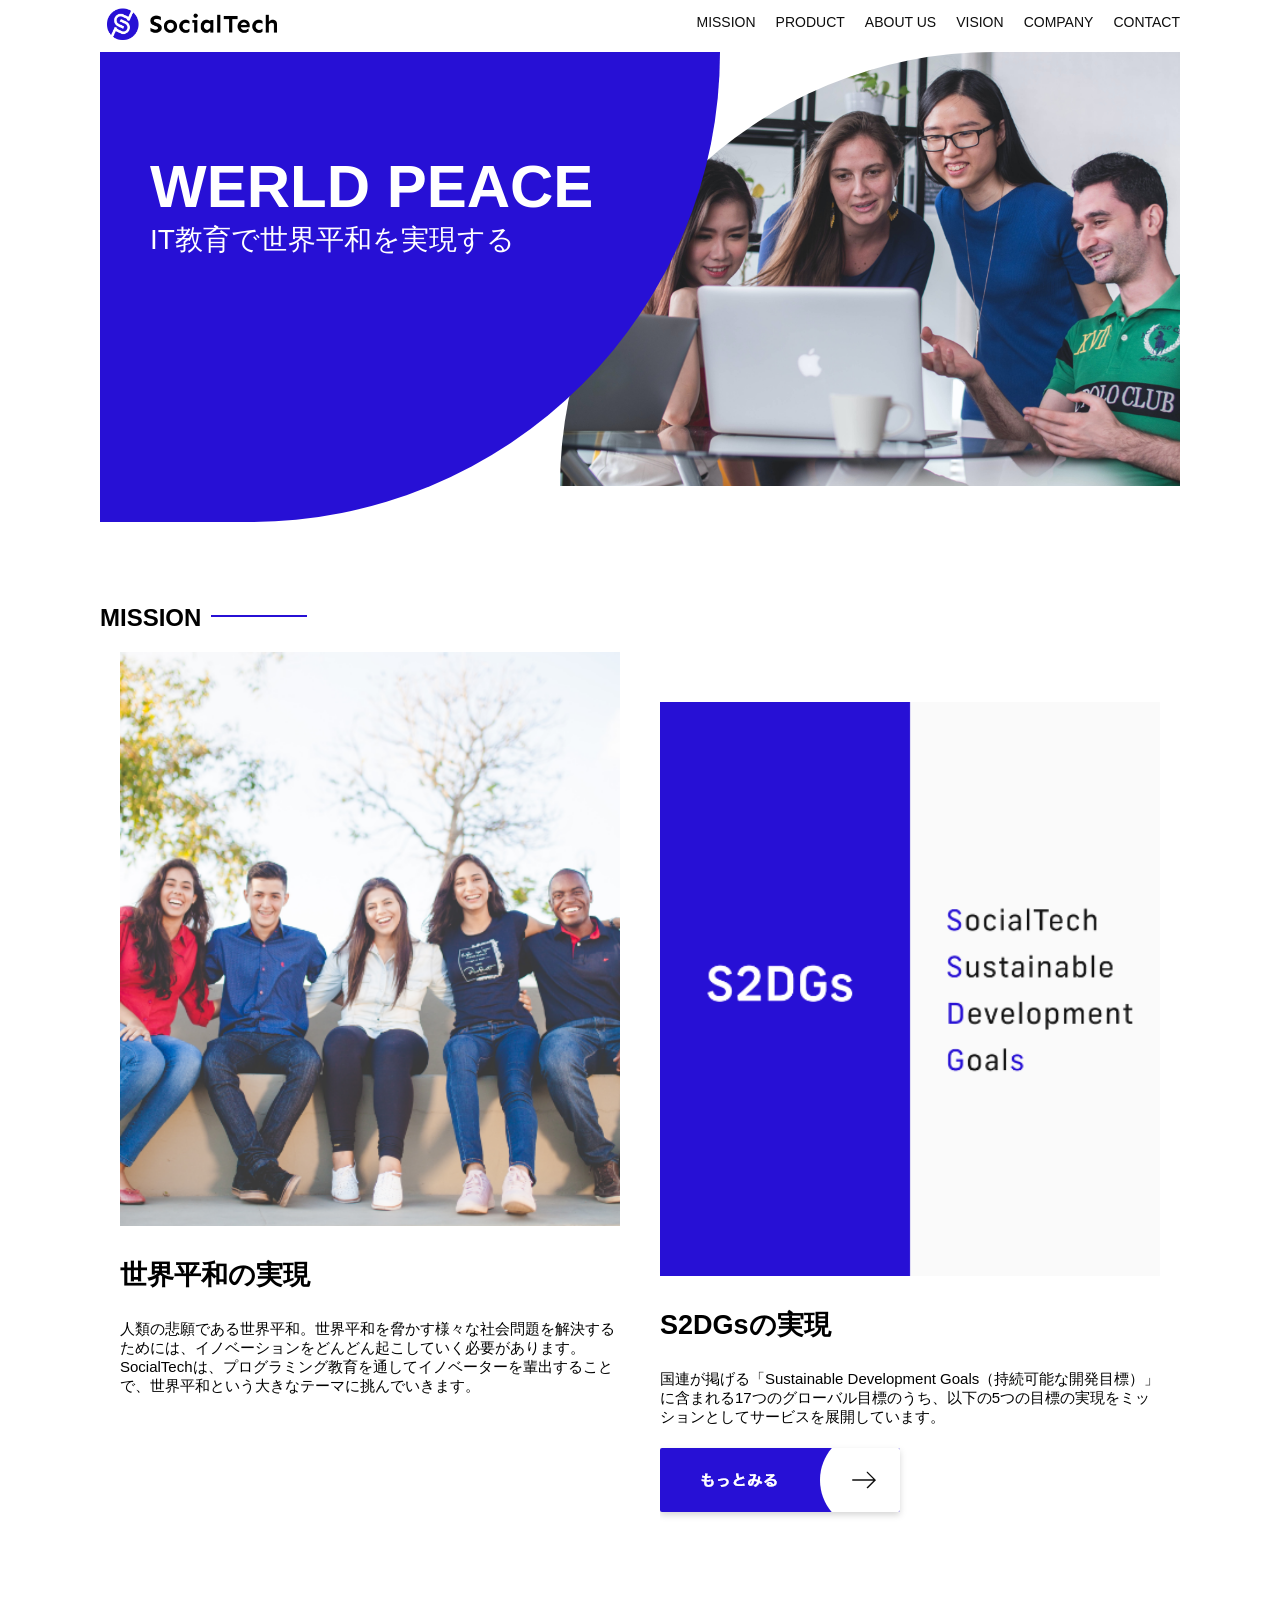
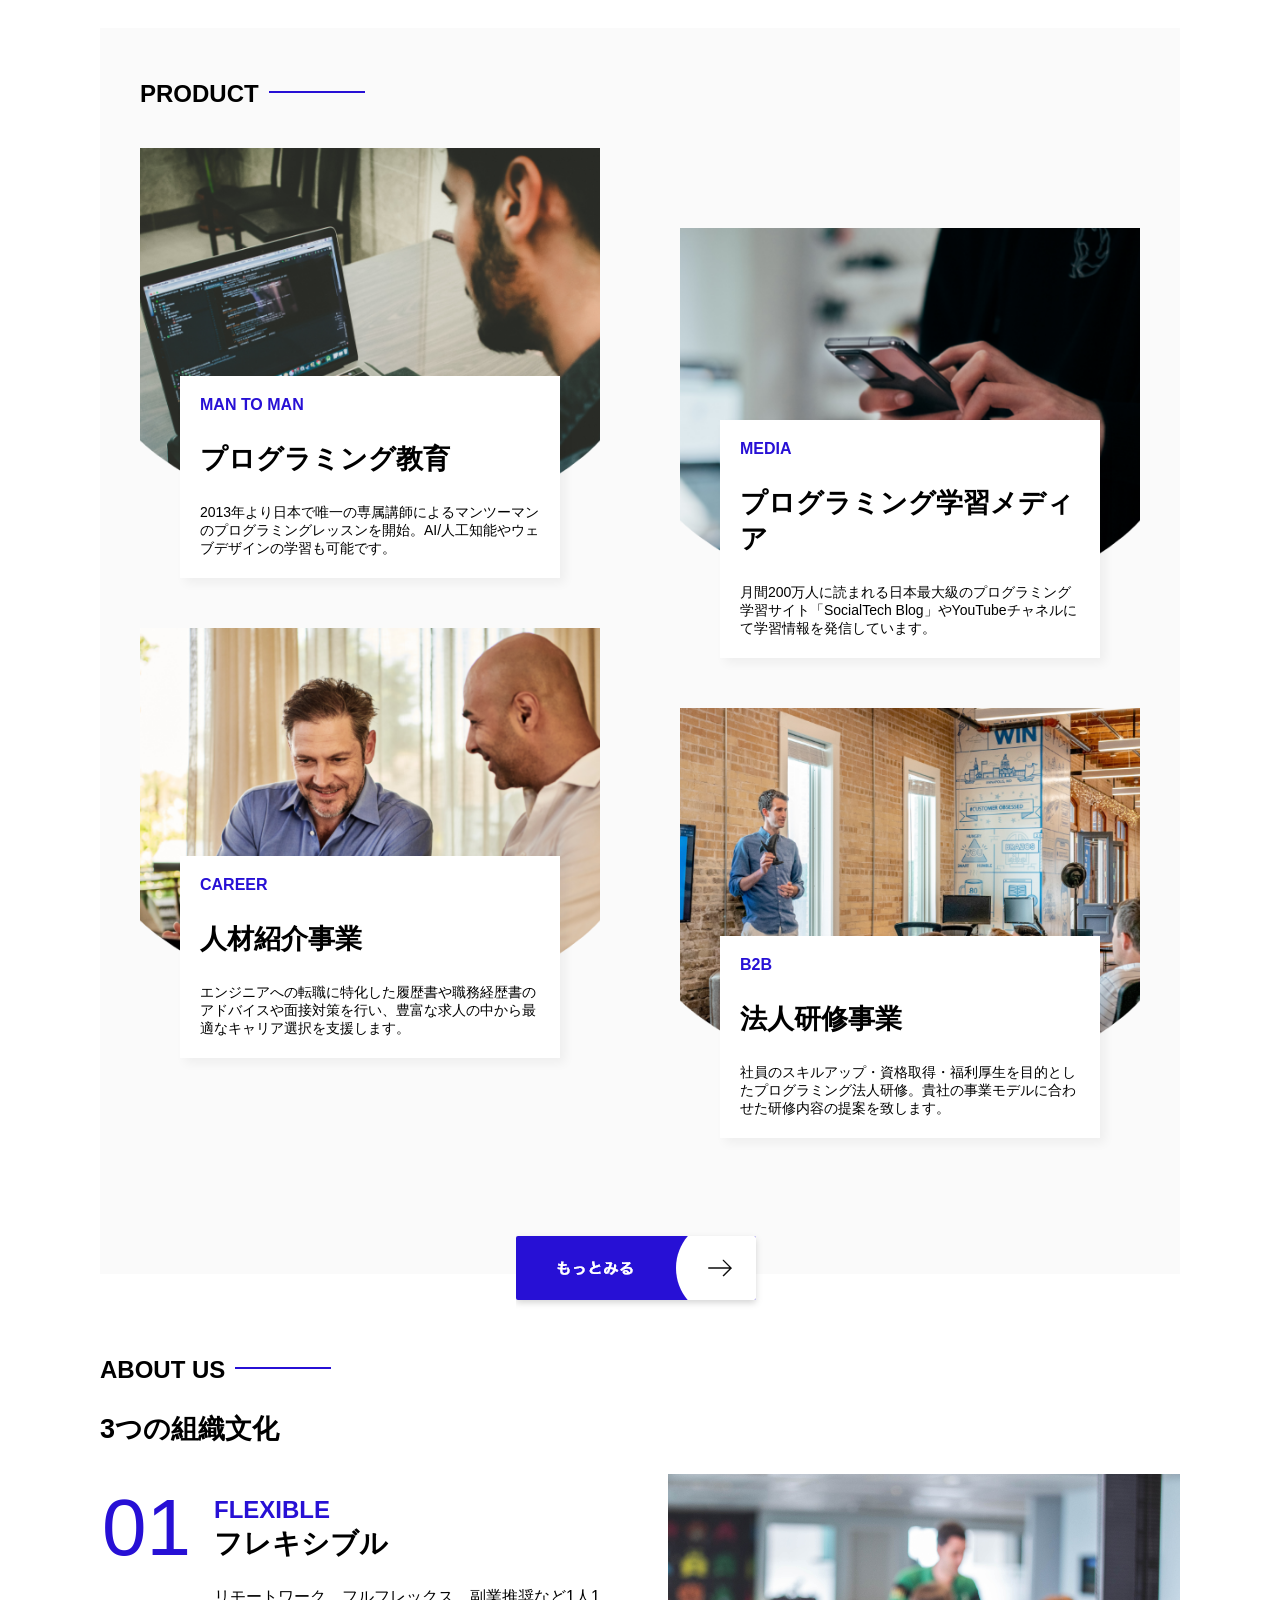
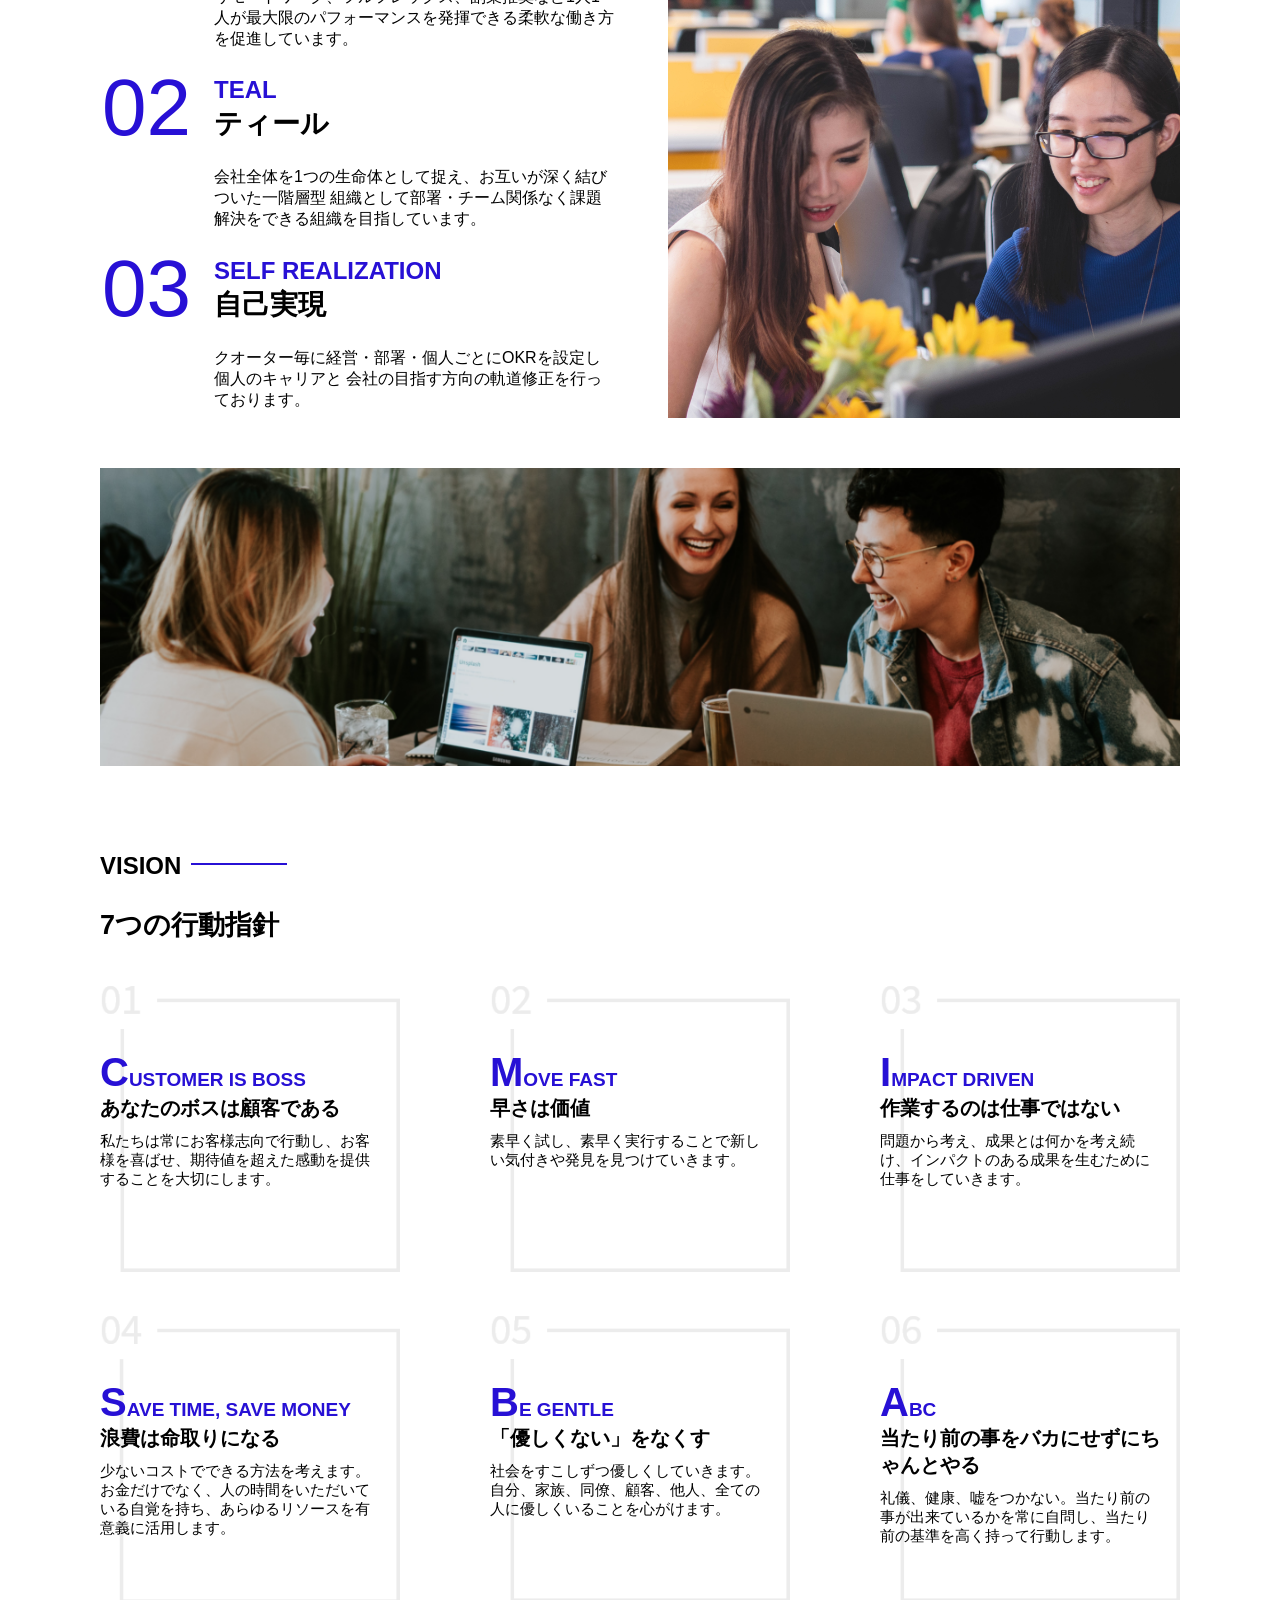
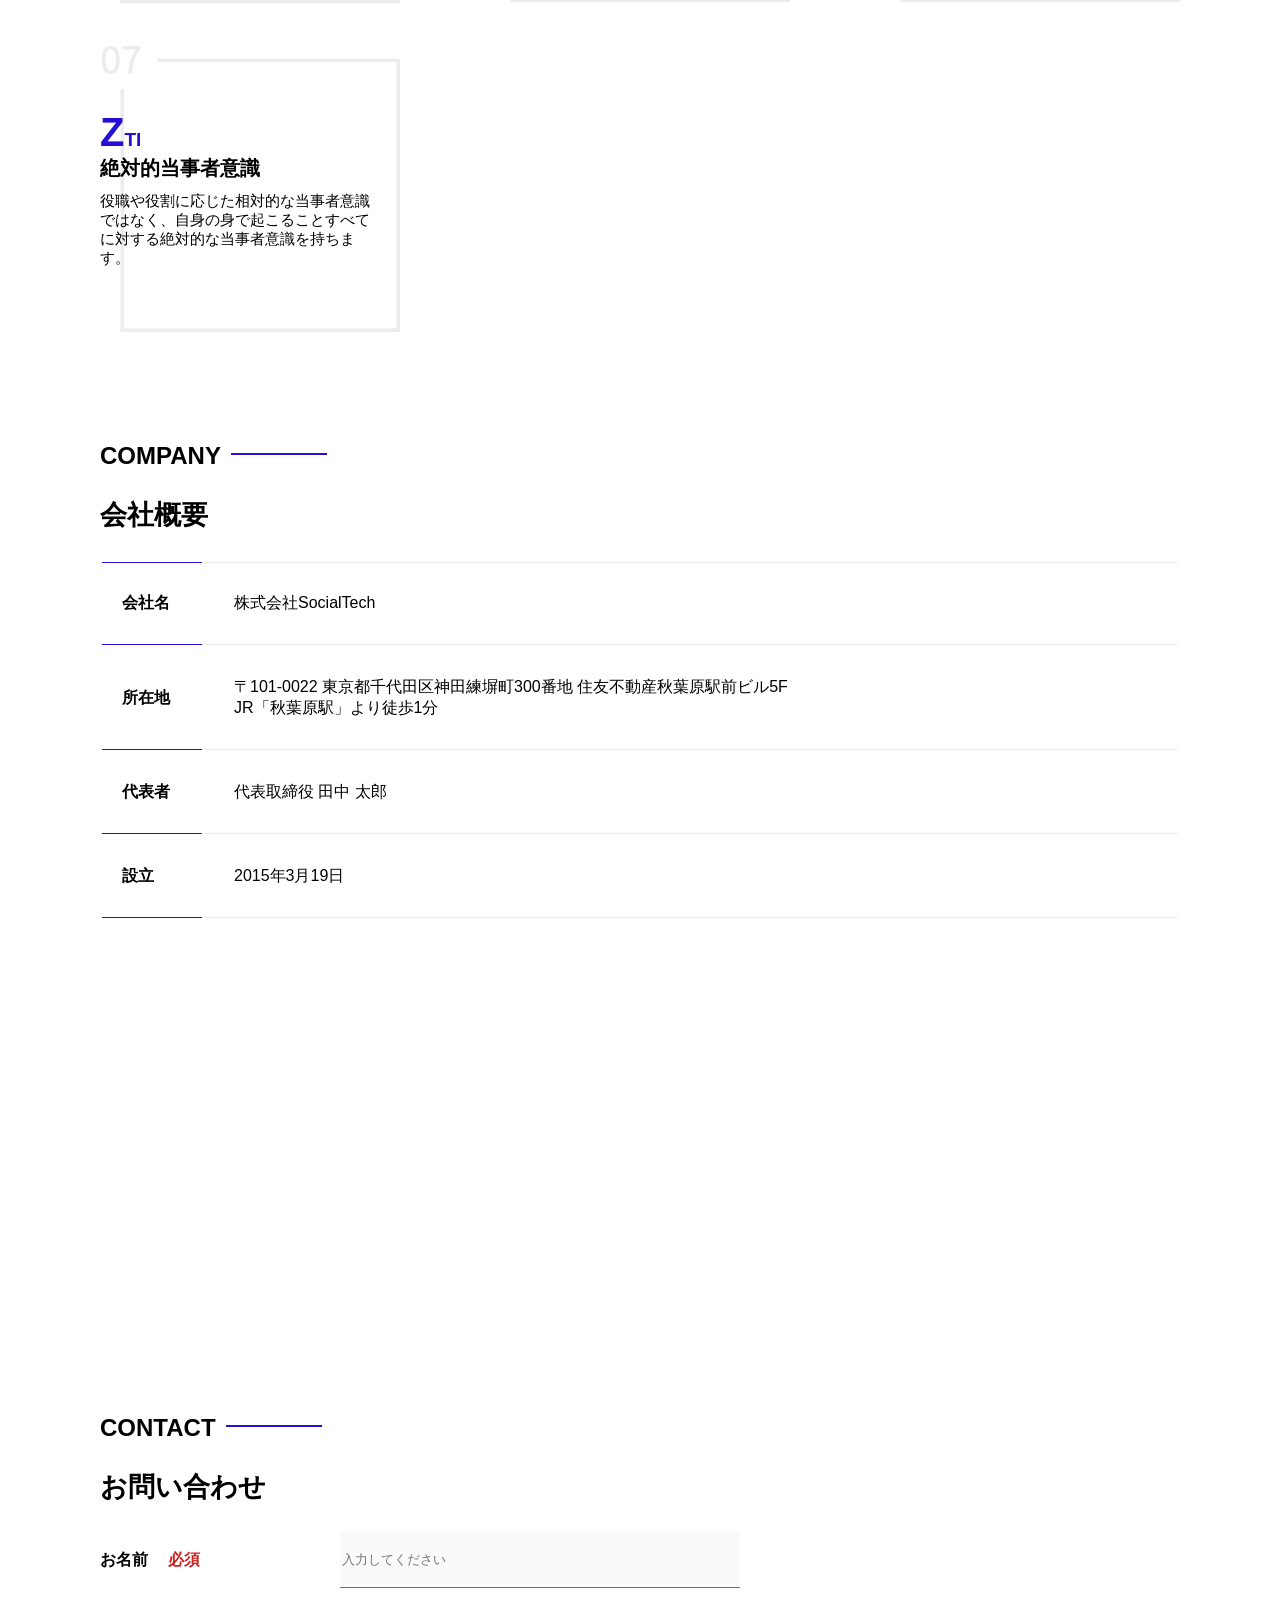
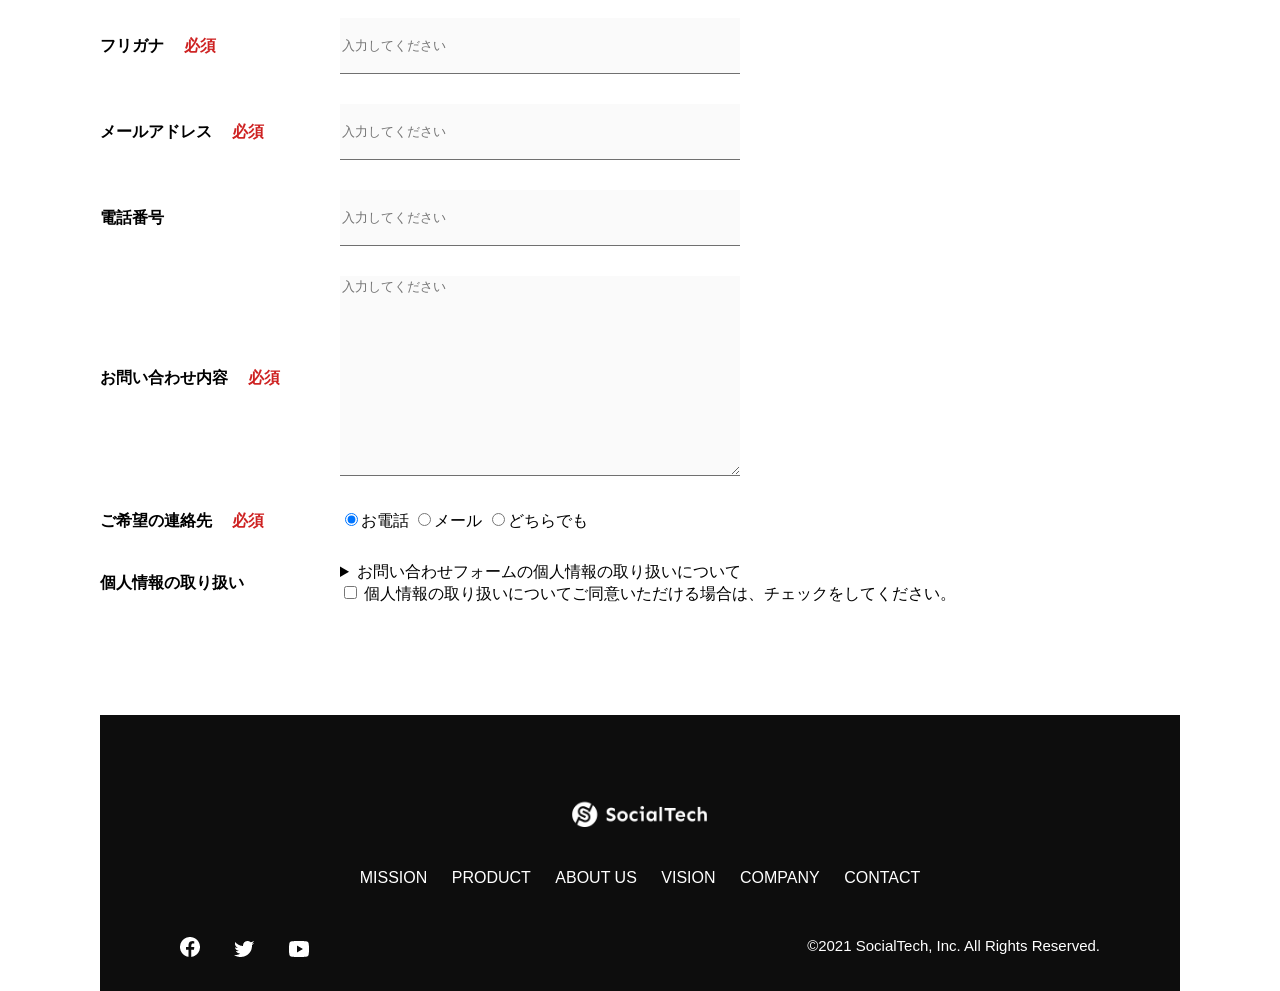
<file: kadai_tutorial_output/socialtech/index.html>
<!DOCTYPE html>
<html>
    <head>
        <title>SocialTech</title>
        <meta charset="UTF-8">
        <meta name="description" content="SocialTechはEdTech業界のリーディングカンパニーを目指します。">
        <meta name="viewport" content="width=device-width, initial-scale=1.0">
        <link rel="stylesheet" href="style.css">
    </head>
    <body>
        <header>
            <a href="index.html" id="logo">
                <img src="images/logo.png" alt="トップページに戻る">
            </a>
            <!-- PC用ナビゲーション -->
            <nav id="nav-pc">
                <ul>
                    <li><a href="mission.html">MISSION</a></li>
                    <li><a href="product.html">PRODUCT</a></li>
                    <li><a href="index.html#aboutus">ABOUT US</a></li>
                    <li><a href="index.html#vision">VISION</a></li>
                    <li><a href="index.html#company">COMPANY</a></li>
                    <li><a href="index.html#contact">CONTACT</a></li>
                </ul>
            </nav>
            <!-- スマホ用メニューボタン -->
            <button id="menu-sp" onclick="document.getElementById('nav-sp').style.display = 'block'">
                <img src="images/button-menu.png" alt="ナビゲーションを開く">
            </button>
            <!-- スマホ用ナビゲーション -->
            <div id="nav-sp">
                <button id="close" onclick="document.getElementById('nav-sp').style.display = 'none'">
                    <img src="images/button-close.png" alt="ナビゲーションを閉じる">
                </button>
    
                <nav>
                    <ul>
                        <li>
                            <a id="logo-sp" href="index.html" onclick="document.getElementById('nav-sp').style.display = 'none'"><img src="images/logo-sp.png" alt="トップページに戻る"></a>
                        </li>
                        <li><a class="menu" href="mission.html" onclick="document.getElementById('nav-sp').style.display = 'none'">MISSION</a></li>
                        <li><a class="menu" href="product.html" onclick="document.getElementById('nav-sp').style.display = 'none'">PRODUCT</a></li>
                        <li><a class="menu" href="index.html#aboutus" onclick="document.getElementById('nav-sp').style.display = 'none'">ABOUT US</a></li>
                        <li><a class="menu" href="index.html#vision" onclick="document.getElementById('nav-sp').style.display = 'none'">VISION</a></li>
                        <li><a class="menu" href="index.html#company" onclick="document.getElementById('nav-sp').style.display = 'none'">COMPANY</a></li>
                        <li><a class="menu" href="index.html#contact" onclick="document.getElementById('nav-sp').style.display = 'none'">CONTACT</a></li>
                    </ul>
                </nav>
                <div id="sns">
                    <a href="https://www.facebook.com/sejuku2013">
                        <img src="images/button-facebook.png" alt="Facebookのリンク">
                    </a>
                    <a href="https://twitter.com/samuraijuku">
                        <img src="images/button-twitter.png" alt="Twitterのリンク">
                    </a>
                    <a href="https://www.youtube.com/channel/UCCFOQO5aDK0xXam4cUQXT8g">
                        <img src="images/button-youtube.png" alt="YouTubeのリンク">
                    </a>
                </div>
            </div>
        </header>
        <main>
            <article>
                <!-- メインビジュアル -->
                <section id="main-visual">
                    <div id="main-message">
                        <h1>WERLD PEACE</h1>
                        <p>IT教育で世界平和を実現する</p>
                    </div>
                    <img src="images/index/index-main.png" alt="PCの周りに集まる多国籍の仲間たち">
                </section>
                <!-- ミッション -->
                <section id="mission">
                    <h2 class="index-h2">MISSION</h2>
                    <div id="mission-flex">
                        <div>
                            <img id="mission-photo" src="images/index/index-mission.png" alt="屋外のベンチで写真を撮影する多国籍の仲間たち">
                            <h3>世界平和の実現</h3>
                            <p>人類の悲願である世界平和。世界平和を脅かす様々な社会問題を解決するためには、イノベーションをどんどん起こしていく必要があります。SocialTechは、プログラミング教育を通してイノベーターを輩出することで、世界平和という大きなテーマに挑んでいきます。</p>
                        </div>
                        <div>
                            <img id="s2dgs" src="images/index/s2dgs.png" alt="S2DGs">
                            <h3>S2DGsの実現</h3>
                            <p>国連が掲げる「Sustainable Development Goals（持続可能な開発目標）」に含まれる17つのグローバル目標のうち、以下の5つの目標の実現をミッションとしてサービスを展開しています。</p>
                            <a href="mission.html">
                                <img src="images/button-more.png" alt="もっとみる">
                            </a>
                        </div>
                    </div>
                </section>
                <!-- プロダクト -->
                <section id="product">
                    <h2 class="index-h2">PRODUCT</h2>
                    <div class="product-flex">
                        <div id="product-left">
                            <div>
                                <img class="product-photo" src="images/index/index-mantoman.png" alt="PCでコードを書く男性">
                                <div class="product-explain">
                                    <span>MAN TO MAN</span>
                                    <h3>プログラミング教育</h3>
                                    <p>2013年より日本で唯一の専属講師によるマンツーマンのプログラミングレッスンを開始。AI/人工知能やウェブデザインの学習も可能です。</p>
                                </div>
                            </div>
                            <div>
                                <img class="product-photo" src="images/index/index-career.png" alt="笑顔で話し合う2人の男性">
                                <div class="product-explain">
                                    <span>CAREER</span>
                                    <h3>人材紹介事業</h3>
                                    <p>エンジニアへの転職に特化した履歴書や職務経歴書のアドバイスや面接対策を行い、豊富な求人の中から最適なキャリア選択を支援します。</p>
                                </div>
                            </div>
                        </div>
                        <div id="product-right">
                            <div>
                                <img class="product-photo" src="images/index/index-media.png" alt="スマートフォンを操作する人">
                                <div class="product-explain">
                                    <span>MEDIA</span>
                                    <h3>プログラミング学習メディア</h3>
                                    <p>月間200万人に読まれる日本最大級のプログラミング学習サイト「SocialTech Blog」やYouTubeチャネルにて学習情報を発信しています。</p>
                                </div>
                            </div>
                            <div>
                                <img class="product-photo" src="images/index/index-b2b.png" alt="講演中の男性とそれを聴く人々">
                                <div class="product-explain">
                                    <span>B2B</span>
                                    <h3>法人研修事業</h3>
                                    <p>社員のスキルアップ・資格取得・福利厚生を目的としたプログラミング法人研修。貴社の事業モデルに合わせた研修内容の提案を致します。</p>
                                </div>
                            </div>
                        </div>
                    </div>
                    <div id="product-more">
                        <a href="product.html">
                            <img src="images/button-more.png" alt="もっとみる">
                        </a>
                    </div>
                </section>
                <!-- ABOUT US -->
                <section id="aboutus">
                    <h2 class="index-h2">ABOUT US</h2>
                    <h3>3つの組織文化</h3>
                    <div>
                        <table class="culture-table">
                            <tr>
                                <td class="culture-num">01</td>
                                <th><span class="culture-en">FLEXIBLE</span><br>フレキシブル</th>
                            </tr>
                            <tr>
                                <td>
                                    <!-- 空白のセル -->
                                </td>
                                <td class="culture-description">リモートワーク、フルフレックス、副業推奨など1人1人が最大限のパフォーマンスを発揮できる柔軟な働き方を促進しています。</td>
                            </tr>
                            <tr>
                                <td class="culture-num">02</td>
                                <th><span class="culture-en">TEAL</span><br>ティール</th>
                            </tr>
                            <tr>
                                <td>
                                <!--空のセル-->
                                </td>
                                <td class="culture-description">会社全体を1つの生命体として捉え、お互いが深く結びついた一階層型 組織として部署・チーム関係なく課題解決をできる組織を目指しています。</td>
                            </tr>
                            <tr>
                                <td class="culture-num">03</td>
                                <th><span class="culture-en">SELF REALIZATION</span><br>自己実現</th>
                            </tr>
                            <tr>
                                <td>
                                <!--空のセル-->
                                </td>
                                <td class="culture-description">クオーター毎に経営・部署・個人ごとにOKRを設定し個人のキャリアと 会社の目指す方向の軌道修正を行っております。</td>
                            </tr>
                        </table>
                        <img class="culture-img" src="images/index/index-aboutus1.png" alt="笑顔で話し合う2人の女性">
                    </div>
                    <img class="culture-img2" src="images/index/index-aboutus2.png" alt="笑顔で話し合う3人の男女">
                </section>
                <!-- VISION -->
                <section id="vision">
                    <h2 class="index-h2">VISION</h2>
                    <h3>7つの行動指針</h3>
                    <div>
                        <div class="vision-box">
                            <img src="images/index/vision-01.png" alt="01">
                            <div>
                                <h4>CUSTOMER IS BOSS</h4>
                                <h5>あなたのボスは顧客である</h5>
                                <p>私たちは常にお客様志向で行動し、お客様を喜ばせ、期待値を超えた感動を提供することを大切にします。</p>
                            </div>
                        </div>
                        <div class="vision-box">
                            <img src="images/index/vision-02.png" alt="02">
                            <div>
                                <h4>MOVE FAST</h4>
                                <h5>早さは価値</h5>
                                <p>素早く試し、素早く実行することで新しい気付きや発見を見つけていきます。</p>
                            </div>
                        </div>
                        <div class="vision-box">
                            <img src="images/index/vision-03.png" alt="03">
                            <div>
                                <h4>IMPACT DRIVEN</h4>
                                <h5>作業するのは仕事ではない</h5>
                                <p>問題から考え、成果とは何かを考え続け、インパクトのある成果を生むために仕事をしていきます。</p>
                            </div>
                        </div>
                        <div class="vision-box">
                            <img src="images/index//vision-04.png" alt="04">
                            <div>
                                <h4>SAVE TIME, SAVE MONEY</h4>
                                <h5>浪費は命取りになる</h5>
                                <p>少ないコストでできる方法を考えます。お金だけでなく、人の時間をいただいている自覚を持ち、あらゆるリソースを有意義に活用します。</p>
                            </div>
                        </div>
                        <div class="vision-box">
                            <img src="images/index/vision-05.png" alt="05">
                            <div>
                                <h4>BE GENTLE</h4>
                                <h5>「優しくない」をなくす</h5>
                                <p>社会をすこしずつ優しくしていきます。自分、家族、同僚、顧客、他人、全ての人に優しくいることを心がけます。</p>
                            </div>
                        </div>
                        <div class="vision-box">
                            <img src="images/index/vision-06.png" alt="06">
                            <div>
                                <h4>ABC</h4>
                                <h5>当たり前の事をバカにせずにちゃんとやる</h5>
                                <p>礼儀、健康、嘘をつかない。当たり前の事が出来ているかを常に自問し、当たり前の基準を高く持って行動します。</p>
                            </div>
                        </div>
                        <div class="vision-box">
                            <img src="images/index/vision-07.png" alt="07">
                            <div>
                                <h4>ZTI</h4>
                                <h5>絶対的当事者意識</h5>
                                <p>役職や役割に応じた相対的な当事者意識ではなく、自身の身で起こることすべてに対する絶対的な当事者意識を持ちます。</p>
                            </div>
                        </div>
                    </div>
                </section>
                <!-- COMPANY -->
                <section id="company">
                    <h2 class="index-h2">COMPANY</h2>
                    <h3>会社概要</h3>
                    <table id="company-table">
                        <tr>
                            <th class="tableheader tableheader-first">会社名</th>
                            <td class="cell cell-first">株式会社SocialTech</td>
                        </tr>
                        <tr>
                            <th class="tableheader">所在地</th>
                            <td class="cell">〒101-0022 東京都千代田区神田練塀町300番地 住友不動産秋葉原駅前ビル5F<br>JR「秋葉原駅」より徒歩1分</td>
                        </tr>
                        <tr>
                            <th class="tableheader">代表者</th>
                            <td class="cell">代表取締役 田中 太郎</td>
                        </tr>
                        <tr>
                            <th class="tableheader">設立</th>
                            <td class="cell">2015年3月19日</td>
                        </tr>
                    </table>
                    <iframe
                    src="https://www.google.com/maps/embed?pb=!1m18!1m12!1m3!1d3240.0688551336807!2d139.7720776771055!3d35.69992317258124!2m3!1f0!2f0!3f0!3m2!1i1024!2i768!4f13.1!3m3!1m2!1s0x60188fee13660e23%3A0x77137876edf742ac!2z5L2P5Y-L5LiN5YuV55Sj56eL6JGJ5Y6f6aeF5YmN44OT44Or!5e0!3m2!1sja!2sjp!4v1704858013291!5m2!1sja!2sjp"
                    style="border: 0" allowfullscreen="" loading="lazy">
                    </iframe>
                </section>
                <!-- お問い合わせフォーム -->
                <section id="contact">
                    <h2 class="index-h2">CONTACT</h2>
                    <h3>お問い合わせ</h3>
                    <form>
                        <div>
                            <div class="contact-heading">
                                <label class="contact-label">お名前<span class="contact-span">必須</span></label>
                            </div>
                            <div>
                                <input type="text" name="name" placeholder="入力してください" class="contact-textbox">
                            </div>
                        </div>
                        <div>
                            <div class="contact-heading">
                                <label class="contact-label">フリガナ<span class="contact-span">必須</span></label>
                            </div>
                            <div>
                                <input type="text" name="hurigana" placeholder="入力してください" class="contact-textbox">
                            </div>
                        </div>
                        <div>
                            <div class="contact-heading">
                                <label class="contact-label">メールアドレス<span class="contact-span">必須</span></label>
                            </div>
                            <div>
                                <input type="text" name="email" placeholder="入力してください" class="contact-textbox">
                            </div>
                        </div>
                        <div>
                            <div class="contact-heading">
                                <label class="contact-label">電話番号</label>
                            </div>
                            <div>
                                <input type="text" name="tel" placeholder="入力してください" class="contact-textbox">
                            </div>
                        </div>
                        <div>
                            <div class="contact-heading">
                                <label class="contact-label">お問い合わせ内容<span class="contact-span">必須</span></label>
                            </div>
                            <div>
                                <textarea class="contact-textarea" placeholder="入力してください" name="message"></textarea>
                            </div>
                        </div>
                        <div>
                            <div class="contact-heading">
                                <label class="contact-label">ご希望の連絡先<span class="contact-span">必須</span></label>
                            </div>
                            <div>
                                <input class="radiobutton" type="radio" value="tel" name="contact" checked><label>お電話</label>
                                <input class="radiobutton" type="radio" value="mail" name="contact"><label>メール</label>
                                <input class="radiobutton" type="radio" value="both" name="contact"><label>どちらでも</label>
                            </div>
                        </div>
                        <div>
                            <div class="contact-heading">
                                <label class="contact-label">個人情報の取り扱い</label>
                            </div>
                            <div>
                                <details>
                                    <summary>お問い合わせフォームの個人情報の取り扱いについて</summary>
                                    <div>
                                        <dl>
                                            <dt>１．組織の名称又は氏名</dt>
                                            <dd>株式会社SocialTech</dd>
                                            <dt>２．個人情報保護管理者（若しくはその代理人）の氏名又は職名、所属及び連絡先</dt>
                                            <dd>
                                                <p>鈴木 一郎 コーポレート部</p>
                                                <p>メールアドレス：samurai@example.com</p>
                                                <p>TEL：03-1234-5678</p>
                                            </dd>
                                            <dt>３．個人情報の利用目的</dt>
                                            <dd>
                                                <ul>
                                                    <li>本サービス及び本サービスに関連する情報の提供又はそれらに関する連絡のため</li>
                                                    <li>ユーザーの本人確認のため</li>
                                                    <li>当社サービスのご案内のため</li>
                                                    <li>当社の商品等の広告または宣伝（電子メールによるものを含むものとします。）</li>
                                                </ul>
                                            </dd>
                                            <dt>４．個人情報の取り扱い業務の委託</dt>
                                            <dd>個人情報の取扱業務の全部または一部を外部に業務委託する場合があります。その際、弊社は、個人情報を適切に保護できる管理体制を敷き実行していることを条件として委託先を厳選したうえで、機密保持契約を委託先と締結し、お客様の個人情報を厳密に管理させます。</dd>
                                            <dt>５．個人情報の開示等の請求</dt>
                                            <dd>
                                                お客様は、弊社に対してご自身の個人情報の開示等（利用目的の通知、開示、内容の訂正・追加・削除、利用の停止または消去、第三者への提供の停止）に関して、当社問合わせ窓口に申し出ることができます。<br>
                                                その際、弊社はお客様ご本人を確認させていただいたうえで、合理的な期間内に対応いたします。<br>
                                                なお、個人情報に関する弊社問合わせ先は、次の通りです。
                                            </dd>
                                            <dd>
                                                <p>株式会社SocialTech　個人情報問合せ窓口</p>
                                                <p>〒150-0043　東京都千代田区神田練塀町300番地 住友不動産秋葉原駅前ビル5F</p>
                                                <p>メールアドレス：samurai@example.com　TEL：03-1234-5678</p>
                                            </dd>
            
                                            <dt>６．個人情報を提供されることの任意性について</dt>
                                            <dd>お客様がご自身の個人情報を弊社に提供されるか否かは、お客様のご判断によりますが、もしご提供されない場合には、適切なサービスが提供できない場合がありますので予めご了承ください。</dd>
                                        </dl>
                                    </div>
                                </details>
                                <input type="checkbox" name="agree">
                                <span>個人情報の取り扱いについてご同意いただける場合は、チェックをしてください。</span>
                            </div>
                        </div>
                    </form>
                </section>
            </article>
        </main>
        <footer>
            <div id="footer-logo">
                <img src="images/logo-sp.png" alt="SocialTech">
            </div>
            <div id="footer-link">
                <a href="mission.html">MISSION</a>
                <a href="product.html">PRODUCT</a>
                <a href="index.html#aboutus">ABOUT US</a>
                <a href="index.html#vision">VISION</a>
                <a href="index.html#company">COMPANY</a>
                <a href="index.html#contact">CONTACT</a>
            </div>
            <div id="sns-footer">
                <div class="sns-btns">
                    <a href="https://www.facebook.com/sejuku2013"><img src="images/button-facebook.png" alt="Facebookのリンク"></a>
                    <a href="https://twitter.com/samuraijuku"><img src="images/button-twitter.png" alt="Twitterのリンク"></a>
                    <a href="https://www.youtube.com/channel/UCCFOQO5aDK0xXam4cUQXT8g"><img src="images/button-youtube.png" alt="YouTubeのリンク"></a>
                </div>
                <p id="copyright">&copy;2021 SocialTech, Inc. All Rights Reserved.</p>
            </div>
        </footer>
    </body>
</html>
</file>
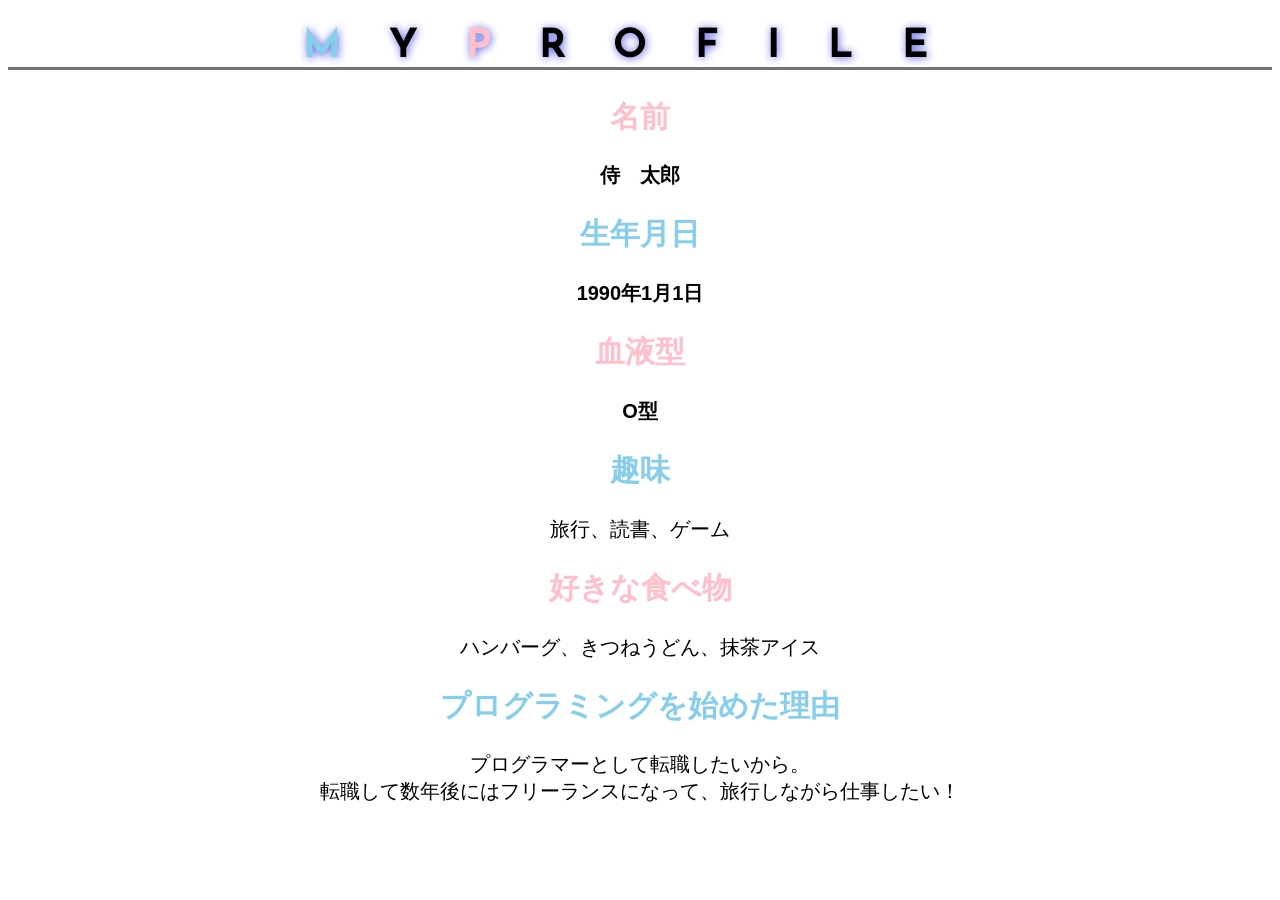
<file: kadai_014/kadai_014.html>
<!DOCTYPE html>
<html id="">
    <head>
        <title>14章の課題</title>
        <meta name="description" content="このページは14章の課題です。">
        <meta charset="utf-8">
        <link rel="stylesheet" href="style.css"><link rel="preconnect" href="https://fonts.googleapis.com">
        <link rel="preconnect" href="https://fonts.gstatic.com" crossorigin>
        <link href="https://fonts.googleapis.com/css2?family=Josefin+Sans:wght@100..700&display=swap" rel="stylesheet">

    </head>
    <body class="decoration">
        <h1><span class="skyblue">M</span>Y<span class="pink">P</span>ROFILE</h1>
        <div id="basic">
            <h2 class="pink">名前</h2>
                <p>侍　太郎</p>
            <h2 class="skyblue">生年月日</h2>
                <p>1990年1月1日</p>
            <h2 class="pink">血液型</h2>
                <p>O型</p>
        </div>
        <h2 class="skyblue">趣味</h2>
            <p>旅行、読書、ゲーム</p>
        <h2 class="pink">好きな食べ物</h2>
            <p>ハンバーグ、きつねうどん、抹茶アイス</p>
        <h2 class="skyblue">プログラミングを始めた理由</h2>
            <p>プログラマーとして転職したいから。
                <br>転職して数年後にはフリーランスになって、旅行しながら仕事したい！</p>

    </body>
</html>
</file>
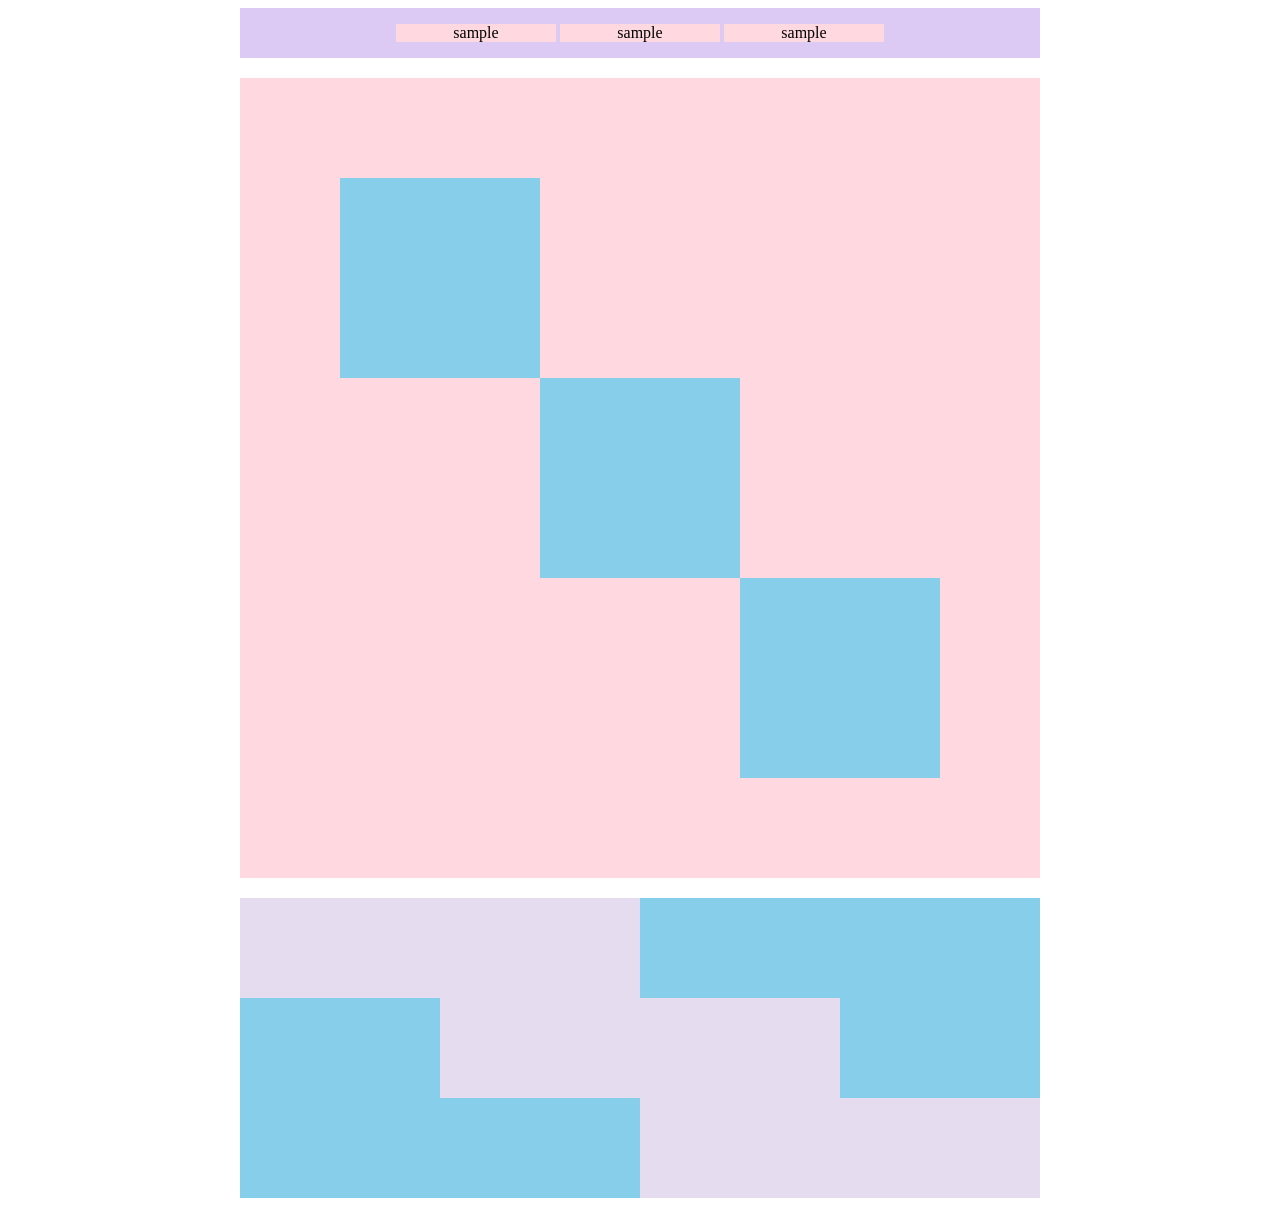
<file: kadai_018/kadai_018.html>
<!DOCTYPE html>
<html>
    <title>18章課題</title>
    <meta name="description" content="このページは18章の課題です。">
    <meta charset="utf-8">
    <link rel="stylesheet" href="style.css">
    <body>
        <div id="top">
            <p class="top-child">sample</p>
            <p class="top-child">sample</p>
            <p class="top-child">sample</p>
        </div>
        <div id="middle">
            <div id="middle-child01"></div>
            <div id="middle-child02"></div>
            <div id="middle-child03"></div>
        </div>
        <div id="bottom">
            <div id="bottom-child01"></div>
            <div id="bottom-child02"></div>
            <div id="bottom-child03"></div>
        </div>
    </body>
</html>
</file>
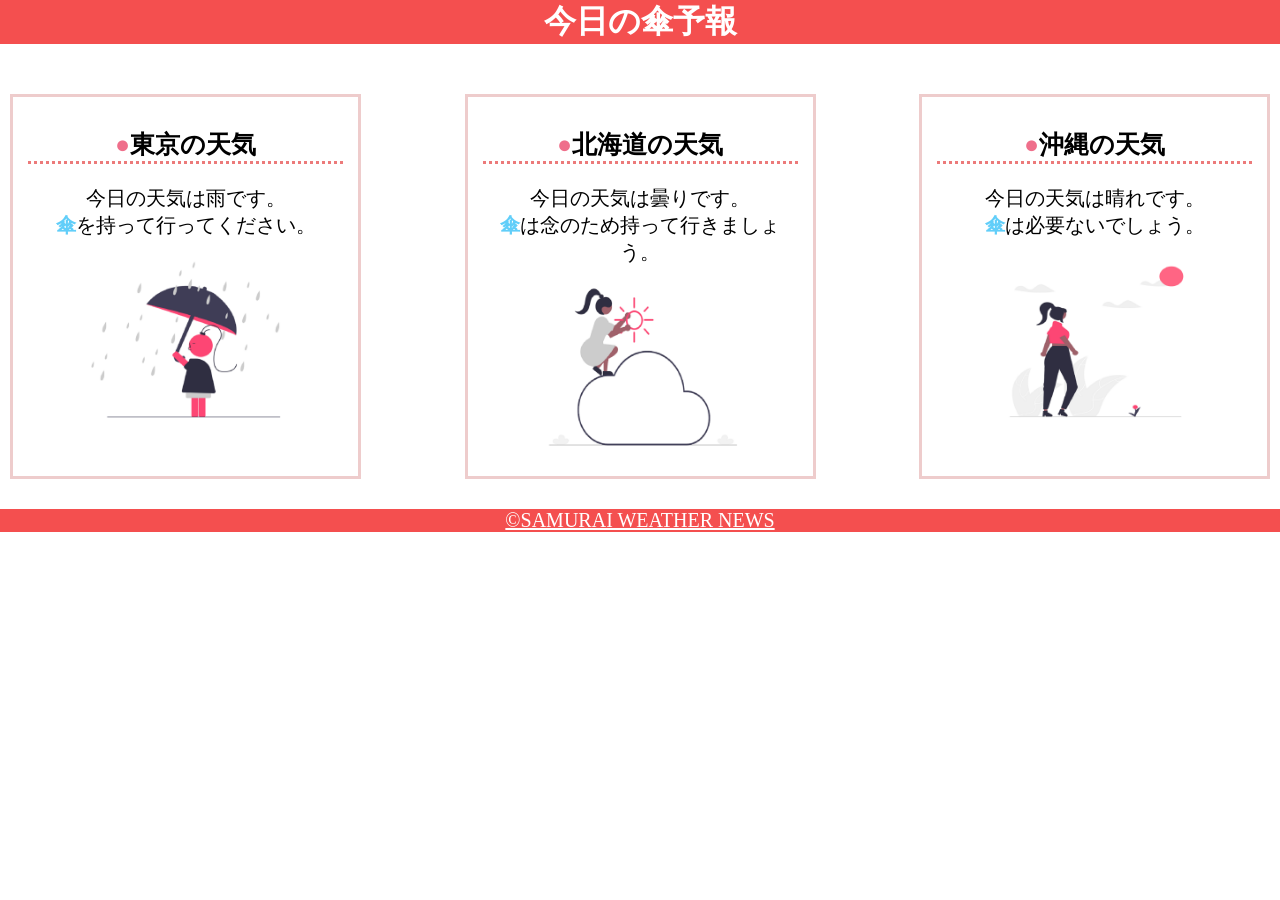
<file: kadai_022/kadai_022.html>
<!DOCTYPE html>
<html>
    <head>
        <title>22章課題</title>
        <meta name="description" content="このページは22章の課題です。">
        <meta charset="utf-8">
        <meta name="viewport" content="width=device-width, initial-scale=1.0">
        <link rel="stylesheet" href="style.css">
    </head>
    <body>
        <header class="header">
            <h1>今日の傘予報</h1>
        </header>
        <main>
            <div id="parent">
                <div class="contents">
                    <h2>東京の天気</h2>
                    <p>今日の天気は雨です。</p>
                    <p>傘を持って行ってください。</p>
                    <img src="images/rainy.png" alt="雨の写真">
                </div>
                <div class="contents">
                    <h2>北海道の天気</h2>
                    <p>今日の天気は曇りです。</p>
                    <p>傘は念のため持って行きましょう。</p>
                    <img src="images/cloudy.png" alt="曇りの写真">
                </div>
                <div class="contents">
                    <h2>沖縄の天気</h2>
                    <p>今日の天気は晴れです。</p>
                    <p>傘は必要ないでしょう。</p>
                    <img src="images/sunny.png" alt="晴れの写真">
                </div>
            </div>
        </main>
        <footer>
            <a href="https://www.sejuku.net/corp/">&copy;SAMURAI WEATHER NEWS</a>
        </footer>
    </body>
    </html>
</file>
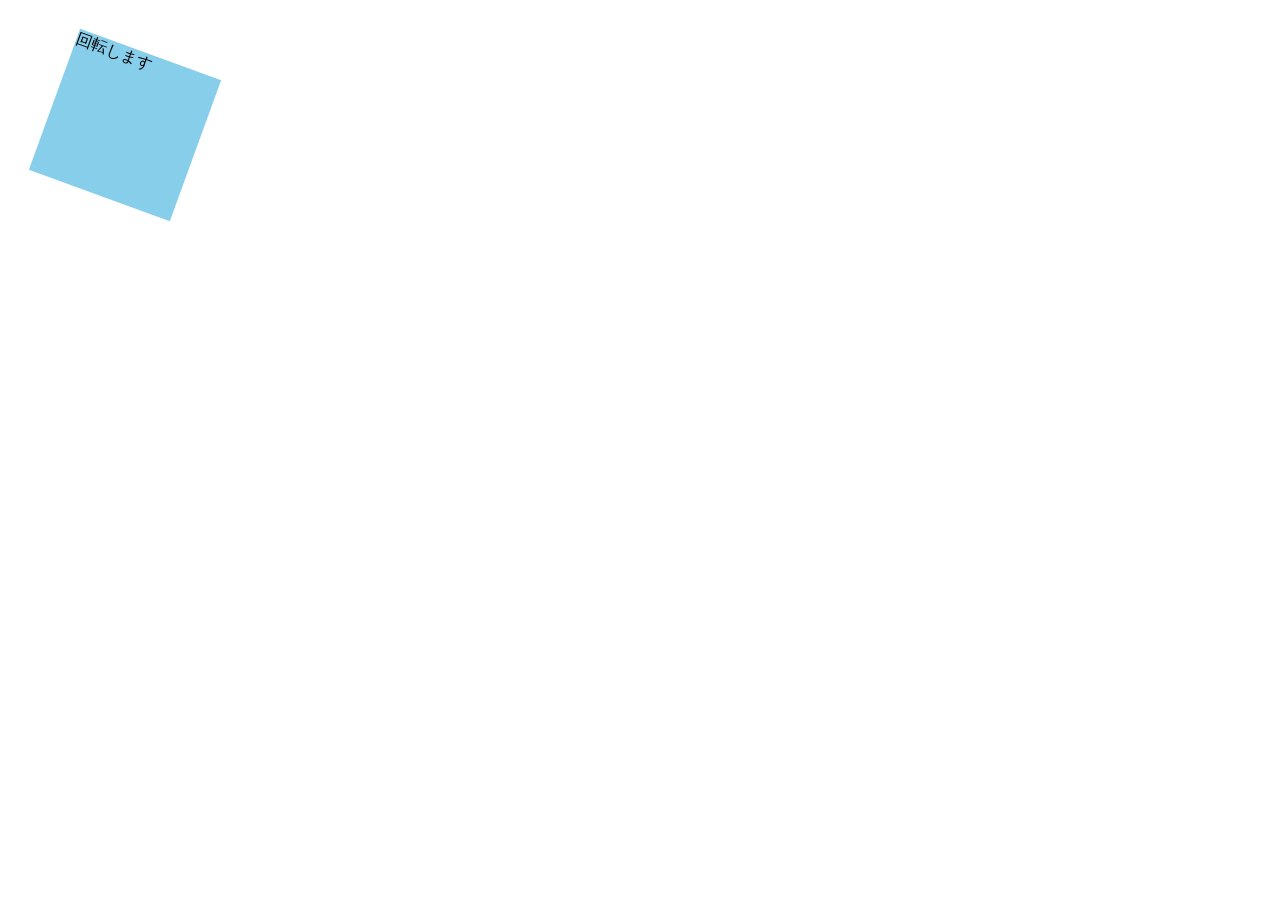
<file: kadai_mdn_css/mdn.html>
<!DOCTYPE html>
<html>

<head>
    <style>
        div {
            position: absolute;
            left: 50px;
            top: 50px;
            width: 150px;
            height: 150px;
            background-color: skyblue;
            transform: rotate(20deg)
        }
    </style>
</head>

<body>
    <div>
        回転します
    </div>

</body>

</html>
</file>
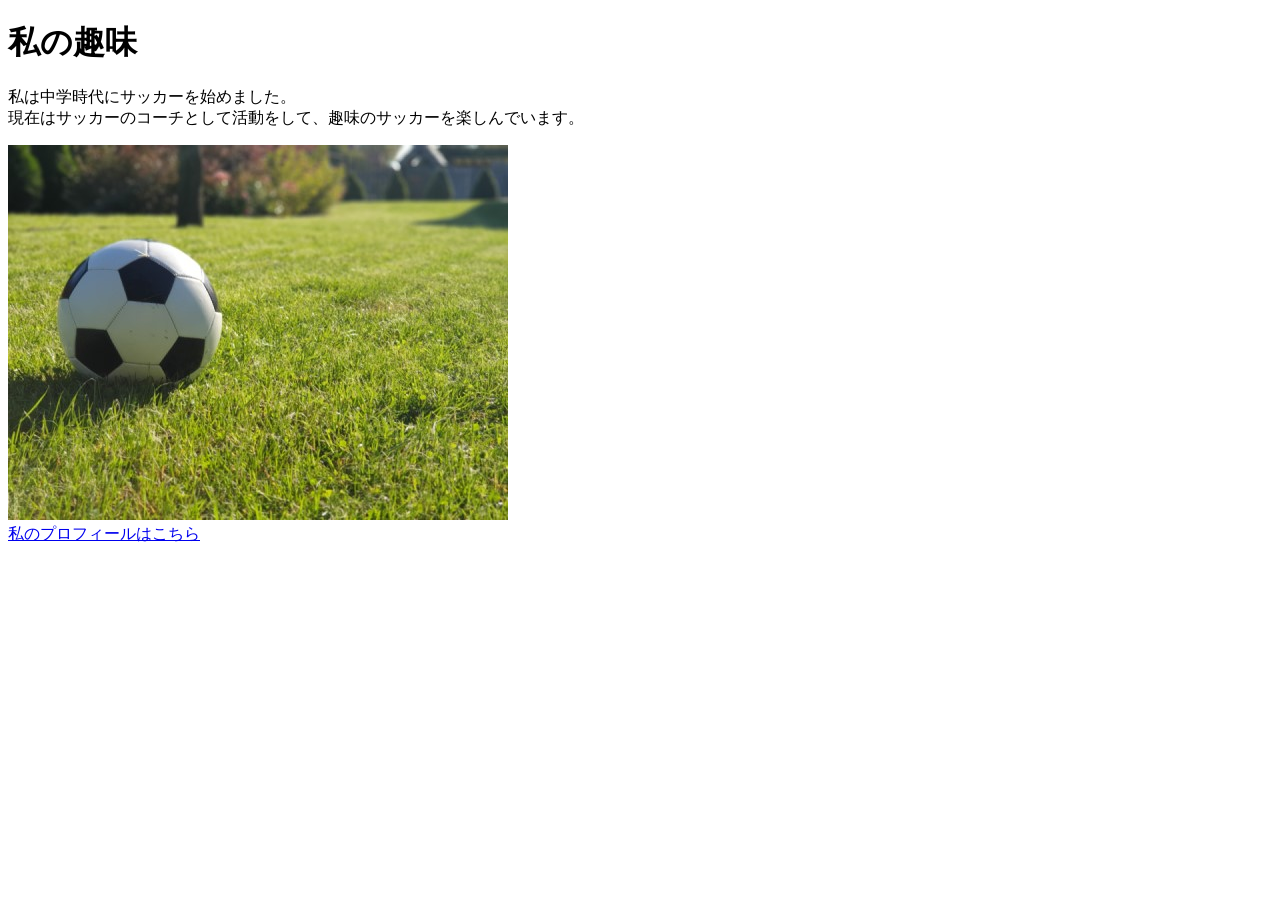
<file: kadai_005/html/kadai_005.html>
<!DOCTYPE html>
<html>
    <head>
        <title>5章課題</title>
        <meta name="description" content="このページは5章の課題です。">
        <meta charset="utf-8">
    </head>
    <body>
        <h1>私の趣味</h1>
        <p>私は中学時代にサッカーを始めました。
        <br>現在はサッカーのコーチとして活動をして、趣味のサッカーを楽しんでいます。
        </p>
        <img src="../images/sample.jpg" alt="課題の写真">
        <br>
        <a href="https://x.com/samuraijuku">私のプロフィールはこちら</a>
        </br>
    </body>
</html>
</file>
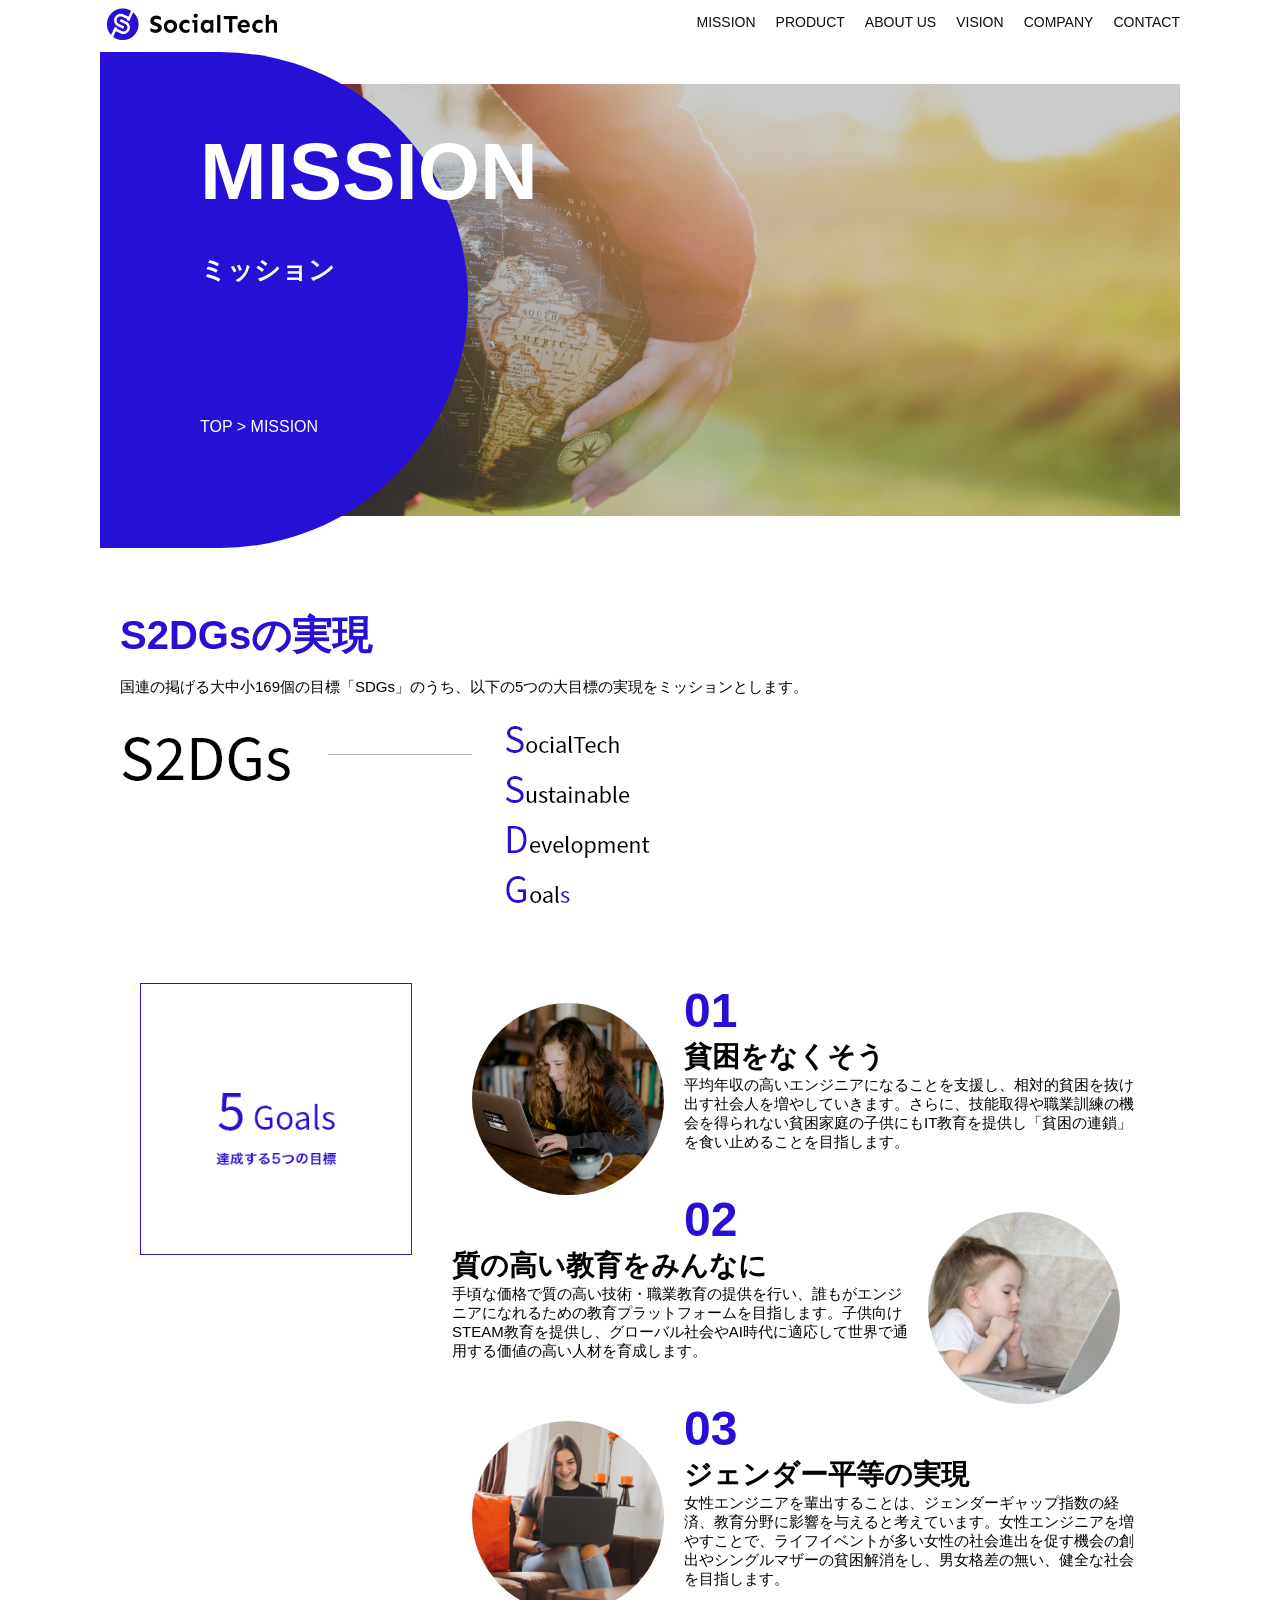
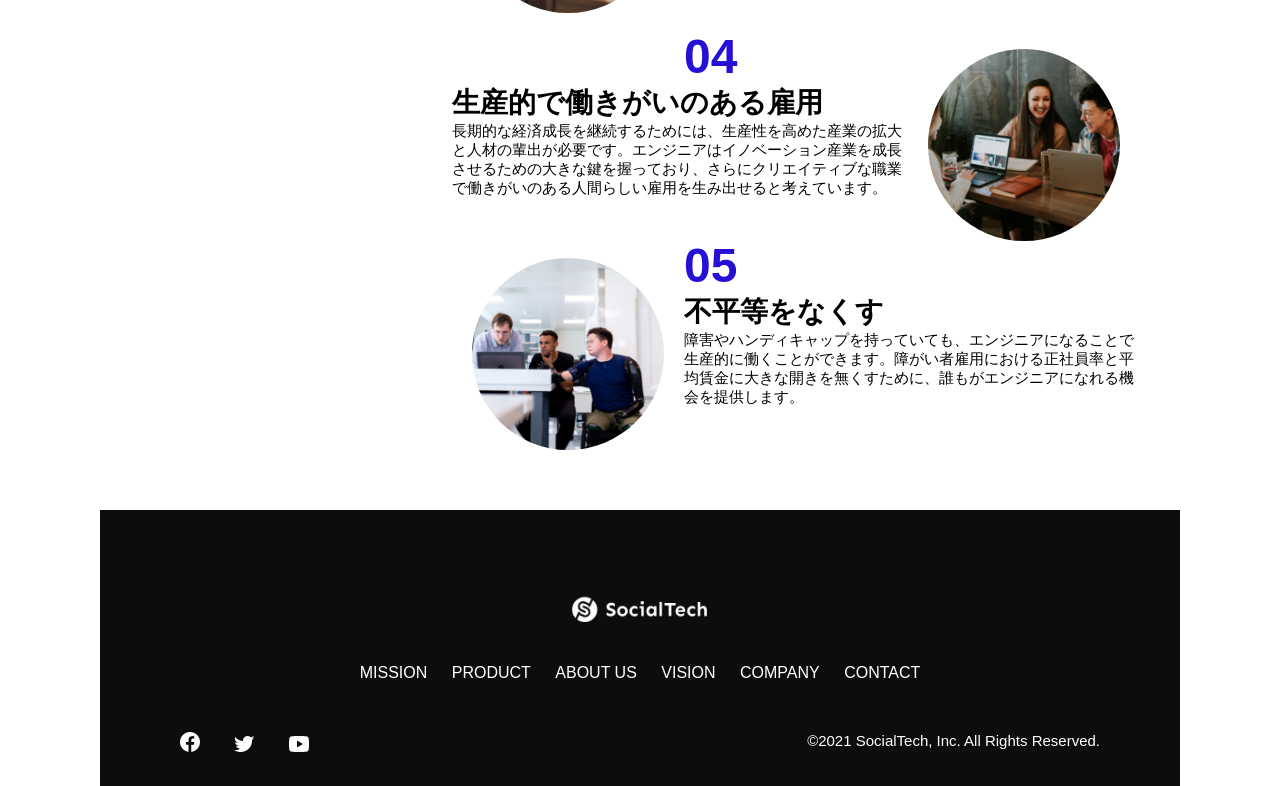
<file: kadai_tutorial_output/socialtech/mission.html>
<!DOCTYPE html>
<html>
    <head>
        <title>SocialTech - MISSION ミッション -</title>
        <meta charset="utf-8">
        <meta name="description" content="SocialTechが目指す5つの目標（S2DGs）を紹介します">
        <meta name="viewport" content="width=device-width, initial-scale=1.0">
        <link rel="stylesheet" href="style.css">
    </head>

    <body>
    <!-- ヘッダー -->
    <header>
        <!-- ロゴ -->
        <a href="index.html" id="logo">
            <img src="images/logo.png" alt="トップページに戻る">
        </a>

        <!-- PC用ナビゲーション -->
        <nav id="nav-pc">
            <ul>
                <li><a href="mission.html">MISSION</a></li>
                <li><a href="product.html">PRODUCT</a></li>
                <li><a href="index.html#aboutus">ABOUT US</a></li>
                <li><a href="index.html#vision">VISION</a></li>
                <li><a href="index.html#company">COMPANY</a></li>
                <li><a href="index.html#contact">CONTACT</a></li>
            </ul>
        </nav>

        <!-- スマホ用メニューボタン -->
        <button id="menu-sp" onclick="document.getElementById('nav-sp').style.display = 'block'">
            <img src="images/button-menu.png" alt="ナビゲーションを開く">
        </button>

        <!-- スマホ用ナビゲーション -->
        <div id="nav-sp">
            <button id="close" onclick="document.getElementById('nav-sp').style.display = 'none'">
                <img src="images/button-close.png" alt="ナビゲーションを閉じる">
            </button>

            <nav>
                <ul>
                    <li>
                        <a id="logo-sp" href="index.html" onclick="document.getElementById('nav-sp').style.display = 'none'"><img src="images/logo-sp.png" alt="トップページに戻る"></a>
                    </li>
                    <li><a class="menu" href="mission.html" onclick="document.getElementById('nav-sp').style.display = 'none'">MISSION</a></li>
                    <li><a class="menu" href="product.html" onclick="document.getElementById('nav-sp').style.display = 'none'">PRODUCT</a></li>
                    <li><a class="menu" href="index.html#aboutus" onclick="document.getElementById('nav-sp').style.display = 'none'">ABOUT US</a></li>
                    <li><a class="menu" href="index.html#vision" onclick="document.getElementById('nav-sp').style.display = 'none'">VISION</a></li>
                    <li><a class="menu" href="index.html#company" onclick="document.getElementById('nav-sp').style.display = 'none'">COMPANY</a></li>
                    <li><a class="menu" href="index.html#contact" onclick="document.getElementById('nav-sp').style.display = 'none'">CONTACT</a></li>
                </ul>
            </nav>
            <div id="sns">
                <a href="https://www.facebook.com/sejuku2013">
                    <img src="images/button-facebook.png" alt="Facebookのリンク">
                </a>
                <a href="https://twitter.com/samuraijuku">
                    <img src="images/button-twitter.png" alt="Twitterのリンク">
                </a>
                <a href="https://www.youtube.com/channel/UCCFOQO5aDK0xXam4cUQXT8g">
                    <img src="images/button-youtube.png" alt="YouTubeのリンク">
                </a>
            </div>
        </div>
    </header>

    <main>
        <article>
            <section id="mission-main">
                <div class="mission-main-inner">
                    <div id="mission-title">
                        <h1>MISSION<br><span>ミッション</span></h1>
                        <p>TOP > MISSION</p>
                    </div>
                </div>
            </section>
            <section id="mission-s2dgs">
                <h2 class="mission-h2">S2DGsの実現</h2>
                <p>国連の掲げる大中小169個の目標「SDGs」のうち、以下の5つの大目標の実現をミッションとします。</p>
                <img src="images/mission/mission-s2dgs.png" alt="S2DGs">
            </section>
            <section id="mission-five-goals">
                <div class="five-goals-image">
                    <img src="images/mission/mission-5goals.png" alt="5Goals">
                </div>
                <div class="five-goals-read">
                    <div>
                        <img class="fivegoals-image-left" src="images/mission/mission-5goals01.png" alt="PCを操作する女の子">
                        <span class="fivegoals-number">01</span>
                        <h3 class="fivegoals-h3">貧困をなくそう</h3>
                        <p class="fivegoals-p">平均年収の高いエンジニアになることを支援し、相対的貧困を抜け出す社会人を増やしていきます。さらに、技能取得や職業訓練の機会を得られない貧困家庭の子供にもIT教育を提供し「貧困の連鎖」を食い止めることを目指します。</p>
                    </div>
                    <div>
                        <img class="fivegoals-image-right" src="images/mission/mission-5goals02.png" alt="PCを見つめる小さい女の子">
                        <span class="fivegoals-number">02</span>
                        <h3 class="fivegoals-h3">質の高い教育をみんなに</h3>
                        <p class="fivegoals-p">手頃な価格で質の高い技術・職業教育の提供を行い、誰もがエンジニアになれるための教育プラットフォームを目指します。子供向けSTEAM教育を提供し、グローバル社会やAI時代に適応して世界で通用する価値の高い人材を育成します。</p>
                    </div>
                    <div>
                        <img class="fivegoals-image-left" src="images/mission/mission-5goals03.png" alt="PCを操作する女性">
                        <span class="fivegoals-number">03</span>
                        <h3 class="fivegoals-h3">ジェンダー平等の実現</h3>
                        <p class="fivegoals-p">女性エンジニアを輩出することは、ジェンダーギャップ指数の経済、教育分野に影響を与えると考えています。女性エンジニアを増やすことで、ライフイベントが多い女性の社会進出を促す機会の創出やシングルマザーの貧困解消をし、男女格差の無い、健全な社会を目指します。</p>
                    </div>
                    <div>
                        <img class="fivegoals-image-right" src="images/mission/mission-5goals04.png" alt="笑顔で話し合う3人の男女">
                        <span class="fivegoals-number">04</span>
                        <h3 class="fivegoals-h3">生産的で働きがいのある雇用</h3>
                        <p class="fivegoals-p">長期的な経済成長を継続するためには、生産性を高めた産業の拡大と人材の輩出が必要です。エンジニアはイノベーション産業を成長させるための大きな鍵を握っており、さらにクリエイティブな職業で働きがいのある人間らしい雇用を生み出せると考えています。</p>
                    </div>
                    <div>
                        <img class="fivegoals-image-left" src="images/mission/mission-5goals05.png" alt="障害を持つ男性が生き生きと働く様子">
                        <span class="fivegoals-number">05</span>
                        <h3 class="fivegoals-h3">不平等をなくす</h3>
                        <p class="fivegoals-p">障害やハンディキャップを持っていても、エンジニアになることで生産的に働くことができます。障がい者雇用における正社員率と平均賃金に大きな開きを無くすために、誰もがエンジニアになれる機会を提供します。</p>
                    </div>
                </div>
            </section>
        </article>
    </main>

    <footer>
        <div id="footer-logo">
            <img src="images/logo-sp.png" alt="SocialTech">
        </div>
        <div id="footer-link">
            <a href="mission.html">MISSION</a>
            <a href="product.html">PRODUCT</a>
            <a href="index.html#aboutus">ABOUT US</a>
            <a href="index.html#vision">VISION</a>
            <a href="index.html#company">COMPANY</a>
            <a href="index.html#contact">CONTACT</a>
        </div>
        <div id="sns-footer">
            <div class="sns-btns">
                <a href="https://www.facebook.com/sejuku2013"><img src="images/button-facebook.png" alt="Facebookのリンク"></a>
                <a href="https://twitter.com/samuraijuku"><img src="images/button-twitter.png" alt="Twitterのリンク"></a>
                <a href="https://www.youtube.com/channel/UCCFOQO5aDK0xXam4cUQXT8g"><img src="images/button-youtube.png" alt="YouTubeのリンク"></a>
            </div>
            <p id="copyright">&copy;2021 SocialTech, Inc. All Rights Reserved.</p>
        </div>
    </footer>
    </body>
</html>
</file>
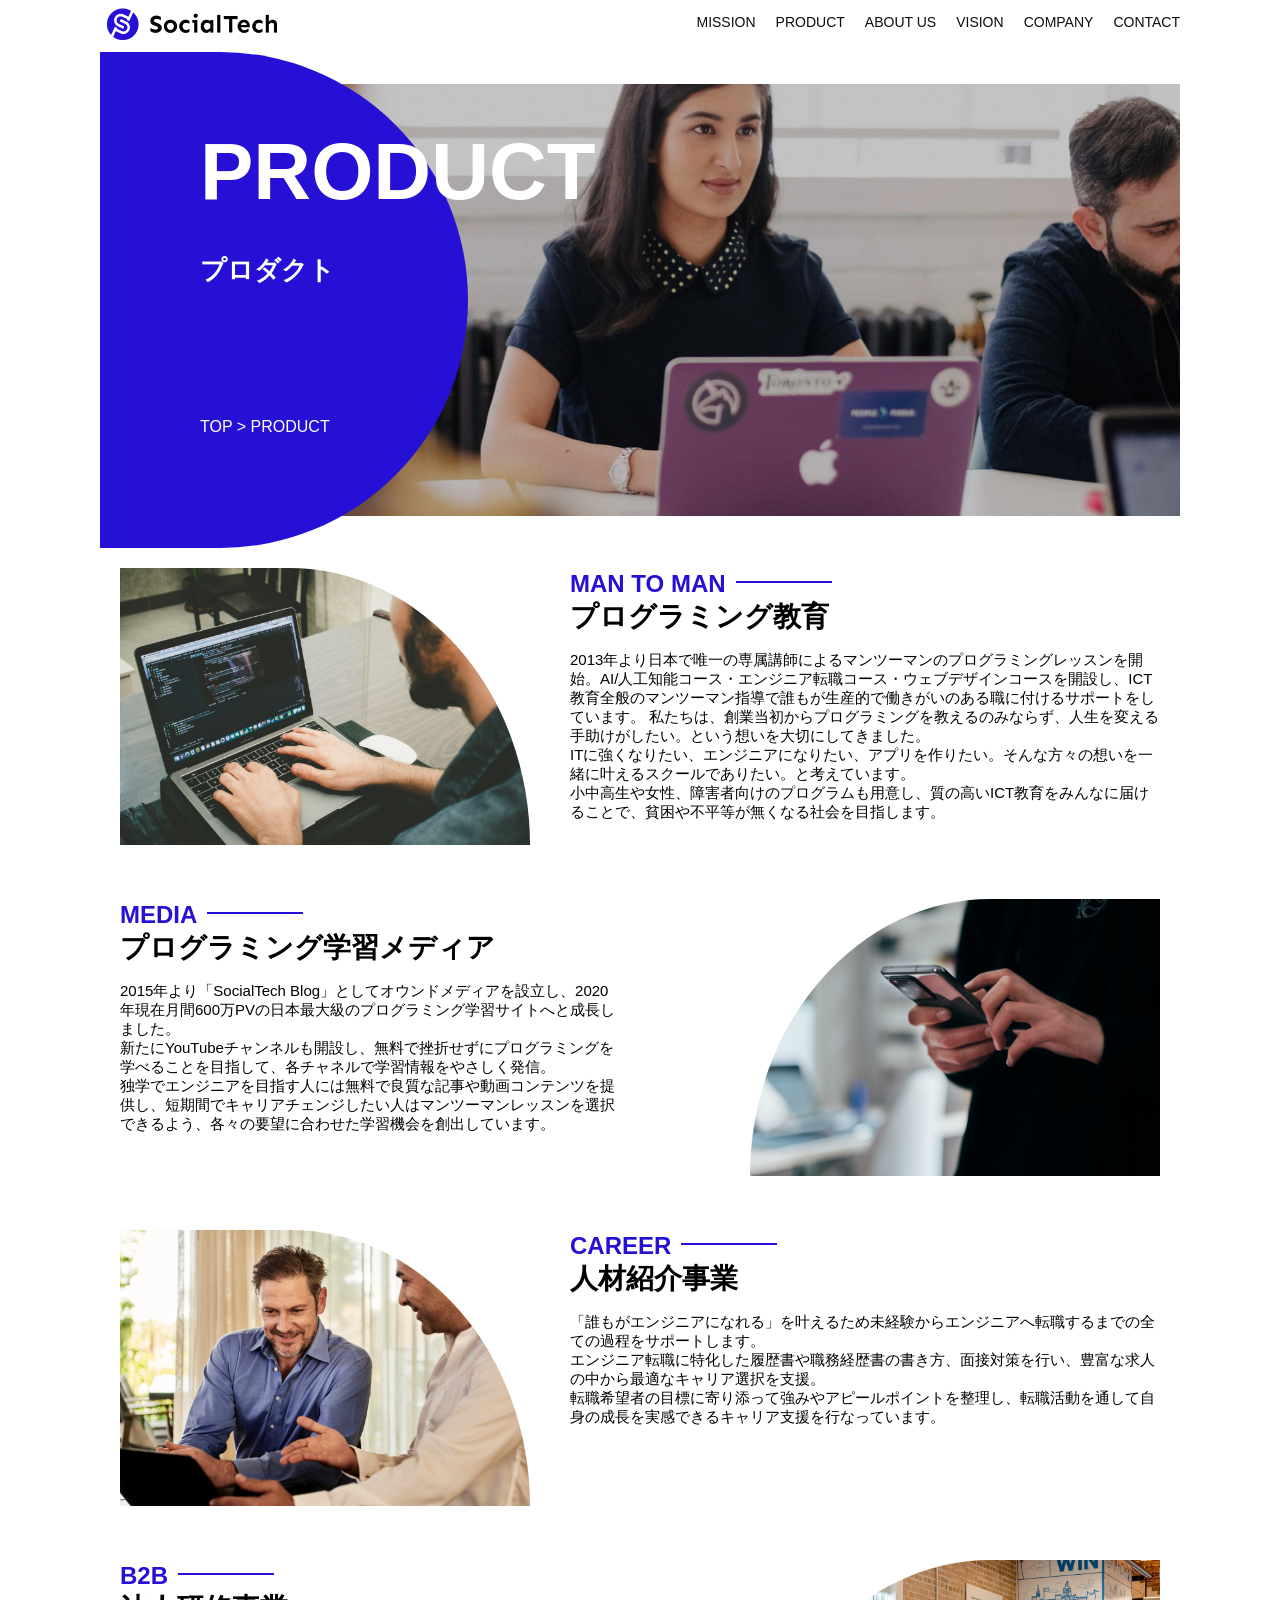
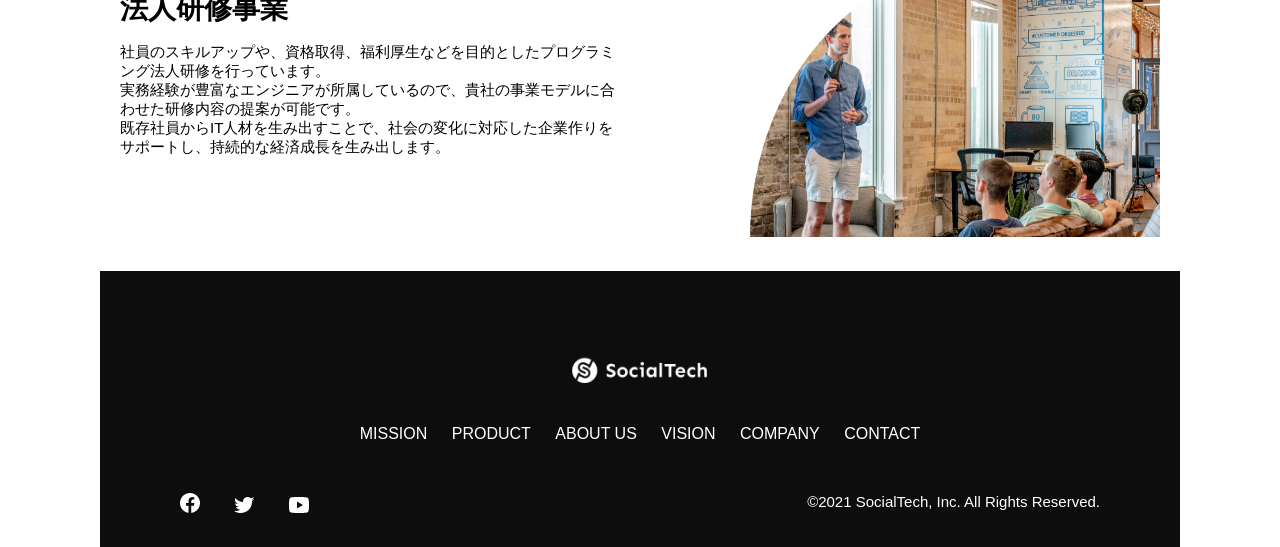
<file: kadai_tutorial_output/socialtech/product.html>
<!DOCTYPE html>
<html>
    <head>
        <title>SocialTech -PRODUCT プロダクト-</title>
        <meta charset="utf-8">
        <meta name="description" content="SocialTechの4つのプロダクトを紹介します">
        <meta name="viewport" content="width=device-width, initial-scale=1.0">
        <link rel="stylesheet" href="style.css">
    </head>

    <body>
        <!-- ヘッダー -->
        <header>
        <!-- ロゴ -->
        <a href="index.html" id="logo">
            <img src="images/logo.png" alt="トップページに戻る">
        </a>

        <!-- PC用ナビゲーション -->
        <nav id="nav-pc">
            <ul>
                <li><a href="mission.html">MISSION</a></li>
                <li><a href="product.html">PRODUCT</a></li>
                <li><a href="index.html#aboutus">ABOUT US</a></li>
                <li><a href="index.html#vision">VISION</a></li>
                <li><a href="index.html#company">COMPANY</a></li>
                <li><a href="index.html#contact">CONTACT</a></li>
            </ul>
        </nav>

        <!-- スマホ用メニューボタン -->
        <button id="menu-sp" onclick="document.getElementById('nav-sp').style.display = 'block'">
            <img src="images/button-menu.png" alt="ナビゲーションを開く">
        </button>

        <!-- スマホ用ナビゲーション -->
        <div id="nav-sp">
            <button id="close" onclick="document.getElementById('nav-sp').style.display = 'none'">
                <img src="images/button-close.png" alt="ナビゲーションを閉じる">
            </button>

            <nav>
                <ul>
                    <li>
                        <a id="logo-sp" href="index.html" onclick="document.getElementById('nav-sp').style.display = 'none'"><img src="images/logo-sp.png" alt="トップページに戻る"></a>
                    </li>
                    <li><a class="menu" href="mission.html" onclick="document.getElementById('nav-sp').style.display = 'none'">MISSION</a></li>
                    <li><a class="menu" href="product.html" onclick="document.getElementById('nav-sp').style.display = 'none'">PRODUCT</a></li>
                    <li><a class="menu" href="index.html#aboutus" onclick="document.getElementById('nav-sp').style.display = 'none'">ABOUT US</a></li>
                    <li><a class="menu" href="index.html#vision" onclick="document.getElementById('nav-sp').style.display = 'none'">VISION</a></li>
                    <li><a class="menu" href="index.html#company" onclick="document.getElementById('nav-sp').style.display = 'none'">COMPANY</a></li>
                    <li><a class="menu" href="index.html#contact" onclick="document.getElementById('nav-sp').style.display = 'none'">CONTACT</a></li>
                </ul>
            </nav>
            <div id="sns">
                <a href="https://www.facebook.com/sejuku2013">
                    <img src="images/button-facebook.png" alt="Facebookのリンク">
                </a>
                <a href="https://twitter.com/samuraijuku">
                    <img src="images/button-twitter.png" alt="Twitterのリンク">
                </a>
                <a href="https://www.youtube.com/channel/UCCFOQO5aDK0xXam4cUQXT8g">
                    <img src="images/button-youtube.png" alt="YouTubeのリンク">
                </a>
            </div>
        </div>
        </header>

        <main>
            <article>
                <section id="product-main">
                    <div class="product-main-inner">
                        <div id="product-title">
                            <h1>PRODUCT<br><span>プロダクト</span></h1>
                            <p>TOP > PRODUCT</p>
                        </div>
                    </div>
                </section>

                <section class="product-section product-section-left">
                    <div class="product-section-img">
                        <img src="images/product/product-mantoman.png" alt="PCでコードを書く男性">
                    </div>
                    <div class="product-read">
                        <h2 class="product-h2">MAN TO MAN</h2>
                        <h3 class="product-h3">プログラミング教育</h3>
                        <p>
                            2013年より日本で唯一の専属講師によるマンツーマンのプログラミングレッスンを開始。AI/人工知能コース・エンジニア転職コース・ウェブデザインコースを開設し、ICT教育全般のマンツーマン指導で誰もが生産的で働きがいのある職に付けるサポートをしています。 私たちは、創業当初からプログラミングを教えるのみならず、人生を変える手助けがしたい。という想いを大切にしてきました。<br>ITに強くなりたい、エンジニアになりたい、アプリを作りたい。そんな方々の想いを一緒に叶えるスクールでありたい。と考えています。<br>小中高生や女性、障害者向けのプログラムも用意し、質の高いICT教育をみんなに届けることで、貧困や不平等が無くなる社会を目指します。
                        </p>
                    </div>
                </section>

                <section class="product-section product-section-right">
                    <div class="product-read">
                        <h2 class="product-h2">MEDIA</h2>
                        <h3 class="product-h3">プログラミング学習メディア</h3>
                        <p>2015年より「SocialTech Blog」としてオウンドメディアを設立し、2020年現在月間600万PVの日本最大級のプログラミング学習サイトへと成長しました。<br>新たにYouTubeチャンネルも開設し、無料で挫折せずにプログラミングを学べることを目指して、各チャネルで学習情報をやさしく発信。<br>独学でエンジニアを目指す人には無料で良質な記事や動画コンテンツを提供し、短期間でキャリアチェンジしたい人はマンツーマンレッスンを選択できるよう、各々の要望に合わせた学習機会を創出しています。</p>
                    </div>
                    <div class="product-section-img">
                        <img src="images/product/product-media.png" alt="スマートフォンを操作する人">
                    </div>
                </section>
          
                <section class="product-section product-section-left">
                    <div class="product-section-img">
                        <img src="images/product/product-career.png" alt="笑顔で話し合う2人の男性">
                    </div>
                    <div class="product-read">
                        <h2 class="product-h2">CAREER</h2>
                        <h3 class="product-h3">人材紹介事業</h3>
                        <p>「誰もがエンジニアになれる」を叶えるため未経験からエンジニアへ転職するまでの全ての過程をサポートします。<br>エンジニア転職に特化した履歴書や職務経歴書の書き方、面接対策を行い、豊富な求人の中から最適なキャリア選択を支援。<br>転職希望者の目標に寄り添って強みやアピールポイントを整理し、転職活動を通して自身の成長を実感できるキャリア支援を行なっています。<br></p>
                    </div>
                </section>
          
                <section class="product-section product-section-right">
                    <div class="product-read">
                        <h2 class="product-h2">B2B</h2>
                        <h3 class="product-h3">法人研修事業</h3>
                        <p>社員のスキルアップや、資格取得、福利厚生などを目的としたプログラミング法人研修を行っています。<br>実務経験が豊富なエンジニアが所属しているので、貴社の事業モデルに合わせた研修内容の提案が可能です。<br>既存社員からIT人材を生み出すことで、社会の変化に対応した企業作りをサポートし、持続的な経済成長を生み出します。</p>
                    </div>
                    <div class="product-section-img">
                        <img src="images/product/product-b2b.png" alt="講演中の男性とそれを聴く人々">
                    </div>
                </section>
            </article>
        </main>

        <footer>
            <div id="footer-logo">
                <img src="images/logo-sp.png" alt="SocialTech">
            </div>
            <div id="footer-link">
                <a href="mission.html">MISSION</a>
                <a href="product.html">PRODUCT</a>
                <a href="index.html#aboutus">ABOUT US</a>
                <a href="index.html#vision">VISION</a>
                <a href="index.html#company">COMPANY</a>
                <a href="index.html#contact">CONTACT</a>
            </div>
            <div id="sns-footer">
                <div class="sns-btns">
                    <a href="https://www.facebook.com/sejuku2013"><img src="images/button-facebook.png" alt="Facebookのリンク"></a>
                    <a href="https://twitter.com/samuraijuku"><img src="images/button-twitter.png" alt="Twitterのリンク"></a>
                    <a href="https://www.youtube.com/channel/UCCFOQO5aDK0xXam4cUQXT8g"><img src="images/button-youtube.png" alt="YouTubeのリンク"></a>
                </div>
                <p id="copyright">&copy;2021 SocialTech, Inc. All Rights Reserved.</p>
            </div>
        </footer>

    </body>
</html>
</file>
<file: kadai_tutorial_output/socialtech/style.css>
/* PC、スマホ共通スタイル */
  *{
    box-sizing: border-box;
}
p {
    font-size: 15px;
}

body {
    max-width: 1080px;
    margin: 0 auto 0 auto;
    font-family: "Source Sans Pro", "Hiragino Kaku Gothic ProN", Meiryo, Arial, sans-serif;
}
header{
    display: flex;
    justify-content: space-between;
}
#nav-pc {
    font-size: 14px;
}
#nav-pc ul{
    display: flex;
    padding-left: 0;
}
/* ⇩リストの「・」を無くす */
#nav-pc li{
    list-style: none;
}
#nav-pc a{
    text-decoration: none;
    margin-left: 20px;
    color: #0d0d0d;
}
#nav-pc a:hover{
    text-decoration: underline;
}

/* スマホ用ナビを非表示 */
#nav-sp,
#menu-sp {
    display: none;
}

/* メインビジュアル */
#main-visual {
    position: relative;
    height: 470px;
}

#main-message {
    position: absolute;
    top: 0;
    left: 0;
    background-color: #2710d5;
    color: #ffffff;
    border-radius: 0 0 476px 0;
    max-width: 620px;
    height: 100%;
    width: 100%;
    z-index: 11; 
}

#main-message > h1{
    font-size: 60px;
    margin: 100px 0 0 50px;
}
#main-message > p{
    font-size: 28px;
    margin: 0 0 0 50px;
}

#main-visual > img{
    max-width: 620px;
    border-radius: 476px 0 0 0;
    position: absolute;
    top: 0;
    right: 0;
    z-index: 10;
}

/* 見出しの編集 */
h2 {
    margin: 40px 0 0 0;
}
h2::after {
    /* ⇩見出しの横の線を入れる */
    content: url("images/line.png");
    margin-left: 10px;
}
h3 {
    font-size: 27px;
}

/* ミッション */
#mission{
    margin: 80px auto 80px auto;
}
#mission-flex{
    display: flex;
}

#mission-flex > div {
    width: 50%;
    margin: 20px;
}
#mission-photo {
    width: 100%;
}
#s2dgs {
    margin-top: 50px;
    width: 100%;
}

/* プロダクト */
#product{
    background-color: #fafafa;
    margin: 80px 0 80px 0;
    padding: 10px 40px 0px 40px;
}

/* 外枠 */
#product .product-flex {
    margin-top: 40px;
    display: flex;
}

/* 左のカラム */
#product-left {
    width: 50%;
    margin-right: 20px;
}

/* 右のカラム */
#product-right {
    width: 50%;
    margin-left: 20px;
    margin-top: 80px;
}

/* 画像+説明の枠 */
#product-left > div {
    position: relative;
    height: 480px;
    margin-right: 20px;
}
#product-right > div {
    position: relative;
    height: 480px;
    margin-left: 20px;
}

/* 画像 */
.product-photo{
    width: 100%;
}

/* 説明文の枠 */
.product-explain {
    background-color: #ffffff;
    position: absolute;
    left: 0;
    bottom: 50px;
    margin: 0 40px 0 40px;
    padding: 20px;
    box-shadow: 5px 5px 10px rgba(0, 0, 0, 0.05);
}

/* 説明文の英語 */
.product-explain > span {
    color: #2710d5;
    font-weight: bold;
    font-size: 16px;
    margin: 0;
}

/* 説明文 */
.product-explain > p {
    font-size: 14px;
    margin: 0;
}

/* もっと見るボタン */
#product-more {
    text-align: center;
}

#product-more a {
    position: relative;
    bottom: -42px;
}

/* ABOUT US */
#aboutus {
    margin: 80px auto 80px auto;
}

/* 3つの組織文化と画像を入れる枠 */
#aboutus > div {
    display: flex;
}

 /* 画像 */
.culture-img {
    width: 50%;
    align-self: flex-start;
}

.culture-img2 {
    margin-top: 50px;
    width: 100%;
}

/* 3つの組織文化の表 */
.culture-table {
    margin-right: 50px;
}

/* 番号 */
.culture-num {
    font-size: 80px;
    color: #2710d5;
    padding: 0 20px 0 0;
}

  /* 見出し */
.culture-table th {
    text-align: left;
    font-size: 28px;
    font-weight: bold;
}

  /* 組織文化英語 */
.culture-en {
    color: #2710d5;
    font-size: 24px;
}

  /* 説明文 */
.culture-description {
    margin: 0;
}
  /* ビジョン */
#vision {
    margin: 80px auto 80px auto;
}

/* セクション内の外枠*/
#vision > div {
    display: flex;
    justify-content: space-between;
    flex-wrap: wrap;
}

/*7つの行動指針の枠*/
.vision-box {
    width: 300px;
    height: 300px;
    margin-bottom: 30px;
    position: relative;
}
.vision-box > img {
    width: 100%;
    position: relative;
    z-index: 30;
}

.vision-box > div {
    position: absolute;
    top: 0;
    left: 0;
    z-index: 31;
    margin-right: 20px;
}

.vision-box > div > h4 {
    color: #2710d5;
    font-size: 19px;
    margin: 80px 0 0 0;
}

.vision-box > div > h4::first-letter {
    font-size: 40px;
}

.vision-box > div > h5 {
    font-size: 20px;
    margin: 0 0 0 0;
}

.vision-box > div > p {
    margin: 10px 0 0 0;
}
  /* 会社概要 */
#company {
    margin: 80px auto 80px auto;
}
#company-table {
    width: 100%;
  }
  
  .tableheader {
    text-align: left;
    padding: 20px;
    border-bottom-color: #2710d5;
    border-bottom-width: 1px;
    border-bottom-style: solid;
    width: 100px;
  }
  
  .tableheader-first {
    border-top-color: #2710d5;
    border-top-width: 1px;
    border-top-style: solid;
  }
  
  .cell {
    padding: 30px;
    border-bottom-color: #ececec;
    border-bottom-width: 1px;
    border-bottom-style: solid;
  }
  
  .cell-first {
    border-top-color: #ececec;
    border-top-width: 1px;
    border-top-style: solid;
  }
  #company > iframe {
    width: 100%;
    height: 368px;
    margin-top: 40px;
  }
    /* お問い合わせ */
    #contact {
        margin: 80px auto 80px auto;
      }
      
      /* 外枠 */
      #contact > form > div {
        display: flex;
        flex-direction: row;
        flex-wrap: wrap;
        padding-bottom: 30px;
      }
    /* 左列の見出し */
  .contact-heading {
    width: 240px;
    align-self: center;
  }
  /* 見出しのラベル */
  .contact-label {
    font-weight: bold;
  }
  /* 必須 */
  .contact-span {
    color: #ce2222;
    margin: 0 0 0 20px;
    font-weight: bold;
  }
    /* テキストボックス */
    .contact-textbox {
        border-top: 0px;
        border-left: 0px;
        border-right: 0px;
        border-bottom-width: 1px;
        border-bottom-color: #707070;
        border-style: solid;
        background-color: #fafafa;
        width: 400px;
        height: 56px;
      }
      
      /* お問い合わせ内容のテキストエリア */
      .contact-textarea {
        border-top: 0px;
        border-left: 0px;
        border-right: 0px;
        border-bottom-width: 1px;
        border-bottom-color: #707070;
        background-color: #fafafa;
        width: 400px;
        height: 200px;
    }
     /* 個人情報の取り扱い */
  #contact dt {
    font-weight: bold;
  }
  
  #contact dd {
    margin: 0 0 16px 0;
  }
  
  #contact dd p {
    margin: 0;
  }
  
  #contact dd ul {
    padding-left: 0;
  }
  
  #contact dd li {
    margin-bottom: 0;
    list-style: none;
  }
  /* フッター */
  footer {
    background-color: #0d0d0d;
    text-align: center;
    padding: 80px 80px 30px 80px;
  }
  
  #footer-logo {
    margin-bottom: 30px;
  }
  #footer-link {
    margin-bottom: 50px;
  }
  
  #footer-link > a {
    text-decoration: none;
    margin: 10px;
    color: #ffffff;
  }
  
  #footer-link > a:hover {
    text-decoration: underline;
  }
  #sns-footer {
    display: flex;
    justify-content: space-between;
    text-align: left;
  }
  
  #sns-footer a {
    margin-right: 30px;
  }
  
  #copyright {
    color: #ffffff;
    margin: 0;
}
/* =================mission.html用スタイル======================== */
/* =============ミッションのメインビジュアル====================== */
.mission-main-inner {
    background-image: url("images/mission/mission-main.png");
    background-repeat: no-repeat;
    background-position-y: center;
}
    
#mission-title {
    background-color: #2710d5;
    width: 368px;
    color: #ffffff;
    height: 496px;
    border-radius: 0 248px 248px 0;
    position: relative;
}
    
#mission-title h1 {
    position: absolute;
    top: 0;
    left: 100px;
    font-size: 80px;
    line-height: 1;
}
    
#mission-title h1 span {
    font-size: 26px;
}
    
#mission-title > p {
    position: absolute;
    top: 350px;
    left: 100px;
    font-size: 16px;
}
/* ミッションページ　S2DGSの設定 */
#mission-s2dgs {
    padding: 20px;
}

.mission-h2 {
    color: #2710d5;
    font-size: 40px;
}

.mission-h2::after {
    content: none;
}
/* ミッションページ　5つのゴールの設定 */
#mission-five-goals {
    padding: 20px;
    display: flex;
}

#mission-five-goals .five-goals-image {
    width: 30%;
    padding: 20px;
}

#mission-five-goals .five-goals-image img {
    width: 100%;
}

#mission-five-goals .five-goals-read {
    width: 70%;
    padding: 20px;
}

#mission-five-goals .five-goals-read > div {
    margin-bottom: 40px;
}

.fivegoals-image-right {
    float: right;
    margin: 20px;
}

.fivegoals-image-left {
    float: left;
    margin: 20px;
}

.fivegoals-number {
    color: #2710d5;
    font-size: 48px;
    font-weight: bold;
    margin: 0;
}

.fivegoals-h3 {
    font-size: 28px;
    margin: 0;
}

.fivegoals-p {
    margin: 0;
}
/* ====================================================================== */
/* =================== product.html用スタイル ============================ */
/* プロダクトページ */
.product-main-inner {
    background-image: url("images/product/product-main.png");
    background-repeat: no-repeat;
    background-position-y: center;
}

#product-title {
    background-color: #2710d5;
    width: 368px;
    color: #ffffff;
    height: 496px;
    border-radius: 0 248px 248px 0;
    position: relative;
}

#product-title h1 {
    position: absolute;
    top: 0;
    left: 100px;
    font-size: 80px;
    line-height: 1;
}

#product-title h1 span {
    font-size: 26px;
}

#product-title > p {
    position: absolute;
    top: 350px;
    left: 100px;
    font-size: 16px;
}
/* セクション */
.product-section {
    display: flex;
    padding: 20px 20px 0;
}

.product-section .product-section-img {
    width: 450px;
}

/* 左が画像のセクション*/
.product-section-left .product-section-img img {
    width: 100%;
    padding: 0 40px 30px 0;
    border-radius: 0 432px 0 0;
}

.product-section-left .product-read {
    width: 50%;
    flex-grow: 1;
}

.product-section-left .product-read p {
    margin-bottom: 0;
}

/* 右が画像のセクション*/
.product-section-right {
    justify-content: space-between;
}

.product-section-right .product-section-img img {
    width: 100%;
    padding: 0 0 30px 40px;
    border-radius: 432px 0 0 0;
}

.product-section-right .product-read {
    width: 500px;
}

.product-h2 {
    color: #2710d5;
    font-size: 24px;
    margin: 0;
}

.product-h3 {
    font-size: 28px;
    margin: 0;
}



/*====================
スマートフォン用のスタイル
=====================*/
@media screen and (max-width: 767px) {
/* PC用ナビゲーション非表示 */
    #nav-pc {
    display: none;
    }

    /* ハンバーガーメニュー */
    #menu-sp {
        display: block;
        background-color: transparent;
        float: right;
        padding: 0;
        border: none;
    }
    /* スマホ用ナビゲーションの表示切替*/
    /* 初期状態、レイアウトと非表示設定 */
    #nav-sp {
        background-color: #2710d5;
        position: fixed;
        left: 0;
        top: 0;
        height: 100%;
        width: 100%;
        display: none;
        z-index: 100;
    }
    /* ×ボタン */
    #close {
        position: absolute;
        top: 20px;
        right: 20px;
        background-color: transparent;
        border: none;
    }
    
    #nav-sp nav ul {
        padding-left: 0;
    }
    
    #nav-sp nav li {
        list-style: none;
    }
    
    /* ナビゲーションメニュー用ロゴ */
    #logo-sp {
        margin: 80px 0 30px 20px;
    }
    /* ナビゲーションのリンクの装飾設定 */
    #nav-sp nav a {
        display: block;
        color: #ffffff;
    }

    #nav-sp nav a:hover {
        text-decoration: underline;
    }

    #nav-sp .menu {
        text-decoration: none;
        margin: 0 20px 0 20px;
        height: 44px;
        font-size: 16px;
        background-image: url("images/arrow.png");
        background-repeat: no-repeat;
        background-position: right top;
    }
    #sns {
        position: absolute;
        bottom: 20px;
        left: 20px;
    }
    
    #sns > a {
        margin-right: 30px;
    }
    /* ======メインビジュアル========== */
    #main-visual {
        position: relative;
        height: 470px;
    }
    
    #main-visual > div {
        text-align: center;
        height: 280px;
    }
    
    #main-visual h1 {
        font-size: 28px;
        margin: 90px 0 0 0;
    }
    
    #main-visual > div > p {
        margin: 0;
        font-size: 15px;
    }
    
    #main-visual > img {
        width: 100%;
        border-radius: 476px 0 0 0;
        top: auto;
        bottom: 0;
    }
    /*見出し*/
    h2 {
        margin: 15px 0 15px 0;
    }
    
    h3 {
        font-size: 24px;
        margin: 10px 0 0 0;
    }
    /* =====ミッション======== */
    #mission {
        margin: 20px 0 20px 0;
        padding: 0 20px 0 20px;
    }
    
    #mission-flex {
        flex-direction: column;
    }
    
    #mission-flex > div {
    width: 100%;
    margin: 0;
    }
    /* ==========プロダクト=========== */
    #product {
        margin: 0;
        padding: 10px 20px 0 20px;
    }
    
    /* 外枠 */
    #product .product-flex {
        flex-direction: column;
        margin-top: 0;
    }
    
    /* 左右のカラム　スマホでは縦並び */
    #product-left,
    #product-right {
        width: 100%;
        margin: 0;
    }
    /*  画像＋説明の枠 */
    #product-left > div,
    #product-right > div {
        height: auto;
        margin: 0;
    }

    /* 説明文の枠 */
    .product-explain {
    position: relative;
    margin: 0;
    }

    .product-explain > h3 {
        margin: 10px 0 10px 0;
        font-size: 24px;
    }

    /* もっと見るボタン */
    #product-more {
        text-align: left;
    }

    /* ========ABOUT US============ */
    #aboutus {
        margin: 80px 20px 80px 20px;
    }
    
    #aboutus > div {
        flex-direction: column;
    }
    
    .culture-table th {
        font-size: 16px;
    }
    
    .culture-table {
        margin-right: 0;
        padding-right: 20px;
        order: 2;
    }
    
    .culture-img {
        width: 100%;
        order: 1;
    }
    
    .culture-img2 {
        margin-top: 0;
    }
    
    .culture-num {
        padding: 0;
    }
    
    .culture-description {
        margin: 0;
    }
    /* ========ビジョン========== */
    #vision {
    margin: 80px 20px 80px 20px;
}

    .vision-box > img {
    position: absolute;
    top: 0;
    left: 0;
}

    .vision-box > div > h4 {
    margin: 60px 0 0 0;
}

    /*==========会社概要=============*/
    #company {
        margin: 0 20px 0 20px;
    }
    
    #company > h3 {
        margin-bottom: 20px;
    }
    
    .tableheader {
        width: 50px;
    }
    
    .cell {
        padding: 20px;
    }
    
    #company > iframe {
        height: 240px;
    }

    /* =========お問い合わせ========== */
    #contact {
        margin: 80px 20px 80px 20px;
    }
    
    #contact > h3 {
        margin-bottom: 20px;
    }
    
    #contact > form > div {
        flex-direction: column;
        margin-bottom: 20px;
    }
    
    .contact-heading {
        align-self: auto;
        margin-bottom: 20px;
    }
    
    .contact-textbox {
        min-width: 300px;
        width: 100%;
    }
    
    .contact-textarea {
        height: 150px;
        width: 100%;
    }
    
    .radiobutton {
        margin-bottom: 20px;
    }

    /* =========フッター========= */
    footer {
    padding: 30px 20px 50px 20px;
    text-align: left;
    }

    #footer-link > a {
    margin: 0 20px 30px 0;
    display: block;
    background-image: url("images/arrow.png");
    background-repeat: no-repeat;
    background-position: right top;
    }

    #footer-link > a:hover {
    text-decoration: underline;
    }

    #sns-footer {
    flex-direction: column;
    justify-content: flex-start;
    }

    #copyright {
    font-size: 12px;
    margin-top: 30px;
    }
    
    /* ====================================================================== */
    /* =================== mission.html用スタイル ============================ */
    /* ミッションのメインビジュアル */
    #mission-main {
        height: 256px;
        margin-top: 4%;
        position: relative;
    }
    
    .mission-main-inner {
        height: 80%;
        background-size: cover;
    }
    
    #mission-title {
        width: 136px;
        height: 256px;
        position: absolute;
        top: -10%;
    }
    
    #mission-title h1 {
        left: 20px;
        font-size: 40px;
    }
    
    #mission-title h1 span {
        font-size: 18px;
    }
    
    #mission-title > p {
        top: 180px;
        left: 20px;
        font-size: 13px;
    }

    /* ミッションページ　S2DGSの設定 */
    .mission-h2 {
        font-size: 38px;
        margin: 0px;
    }
    
    .mission-h2::after {
        content: none;
    }
    
    #mission-s2dgs > img {
        width: 100%;
    }

    /* ミッションページ　5つのゴールの設定 */
    #mission-five-goals {
        flex-direction: column;
    }
    
    #mission-five-goals > div {
        padding: 0;
    }
    
    #mission-five-goals .five-goals-image,
    #mission-five-goals .five-goals-read {
        width: 100%;
        padding: 0;
    }
    
    #mission-five-goals .five-goals-read > div {
        display: flex;
        flex-direction: column;
    }
    
    .fivegoals-image-right,
    .fivegoals-image-left {
        align-self: center;
    }

    /* ====================================================================== */
    /* =================== product.html用スタイル ============================ */
    /* プロダクトページ */
    #product-main {
        height: 256px;
        margin-top: 4%;
        position: relative;
    }
    
    .product-main-inner {
        height: 80%;
        background-size: cover;
    }
    
    #product-title {
        width: 136px;
        height: 256px;
        position: absolute;
        top: -10%;
    }
    
    #product-title h1 {
        left: 20px;
        font-size: 40px;
    }
    
    #product-title h1 span {
        font-size: 18px;
    }
    
    #product-title > p {
        top: 180px;
        left: 20px;
        font-size: 13px;
    }

    /* セクション */
    .product-section {
        flex-direction: column;
    }
    
    .product-section .product-section-img {
        width: 100%;
    }
    
    .product-section .product-section-img img {
        width: 100%;
        padding: 0;
    }
    
    /* 左が画像のセクション*/
    .product-section-left .product-section-img img {
        border-radius: 0 300px 0 0;
    }
    
    .product-section-left .product-read {
        width: 100%;
        flex-grow: 1;
    }
    
    /* 右が画像のセクション*/
    .product-section-right .product-section-img img {
        order: 1;
        border-radius: 300px 0 0 0;
    }
    
    .product-section-right .product-read {
        order: 2;
        width: 100%;
    }

}
</file>
<file: kadai_014/style.css>
.decoration{
    font-family:"Arial", "Meiryo", sans-serif ;
}
html{
    font-size: 20px;
}
h1{
    font-family: "Josefin Sans", sans-serif;
    font-optical-sizing: auto;
    font-style: normal;
    font-size:  2rem;
    letter-spacing: 1.2em;
    text-shadow: 1px 1px 8px rgb(85, 94, 226);
    border-bottom: solid 3px rgb(115, 115, 114);
}
html{
    font-size: 20px;
    text-align: center;
}
.skyblue{
    color: skyblue;
}
.pink{
    color: rgb(255, 192, 203);
}
#basic > p{
    font-weight: bold;
}
</file>
<file: kadai_018/style.css>
#top{
    width: 800px;
    background-color: #dcc9f4;
    /* ⇩aoto を使うことで中央揃えにしている */
    margin-left: auto;
    margin-right: auto;
    /* ⇩sample の文字を中央揃えにしている */
    text-align: center;
}
.top-child{
    /* ⇩sample を横並びにしている */
    display: inline-block;
    width: 20%;
    background-color: #ffd9df;
}
#middle{
    width: 800px;
    height: 800px;
    margin: 20px 20px;
    margin-left: auto;
    margin-right: auto;
    background-color: #ffd9df ;
    /* ⇩移動をさせるときのスタート位置 */
    position: relative;
}
#middle-child01{
    /* ⇩上で決めた"relative"から上下左右どのくらい移動させるかを指示するための始まり */
    position: absolute;
    top: 100px;
    left: 100px;
    width: 200px;
    height: 200px;
    background-color: #87ceeb;
}
#middle-child02{
    position: absolute;
    top: 300px;
    left: 300px;
    width: 200px;
    height: 200px;
    background-color: #87ceeb;
}
#middle-child03{
    position: absolute;
    top: 500px;
    left: 500px;
    width: 200px;
    height: 200px;
    background-color: #87ceeb;
}
#bottom{
    width: 800px;
    height: 300px;
    margin-left: auto;
    margin-right: auto;
    background-color: #87ceeb;
}
#bottom-child01{
    width: 400px;
    height: 100px;
    background-color: #e5dcf0;
}
#bottom-child02{
    position: relative;
    left: 200px;
    width: 400px;
    height: 100px;
    background-color: #e5dcf0;
}
#bottom-child03{
    position: relative;
    left: 400px;
    width: 400px;
    height: 100px;
    background-color: #e5dcf0;
}
</file>
<file: kadai_022/style.css>
body, h1, p {
    margin: 0;
}
p, a {
    font-size: 20px;
}
.header {
    margin-bottom: 20px;
    background-color: rgb(244, 79, 79);
    text-align: center;
}
h1 {
    color: rgb(255, 255, 255);
}
main {
    padding: 10px;
}
#parent {
    display: flex;
    justify-content: space-between;
}
.contents{
    border: solid 3px rgb(238, 204, 204);
    flex-basis: 25%;
    padding: 10px 15px;
    margin: 20px 0px;
    text-align: center;
}
h2{
    font-size: 25px;
    border-bottom: dotted 3px rgb(236, 122, 122);

}
h2::before{
    content: "●";
    color: rgb(239, 111, 139);
}
.contents p:nth-of-type(2)::first-letter{
    font-weight: bold;
    color: rgb(97, 206, 249);
}
.contents img {
    margin: 10px 0; /* 上下 10px, 左右 0 */
    width: 70%;
}
footer {
    background-color: rgb(244, 79, 79);
    text-align: center;
}
a {
    color: rgb(255, 255, 255);
}
a:visited{
    color: rgb(193, 234, 251);
}
a:hover{
    color: rgb(245, 168, 169);
}
@media screen and (max-width: 768px){
    h2 {
        font-size: 30px;
    }
    p {
        font-size: 25px;
    }
    #parent {
        flex-direction: column;
    }
}
</file>
